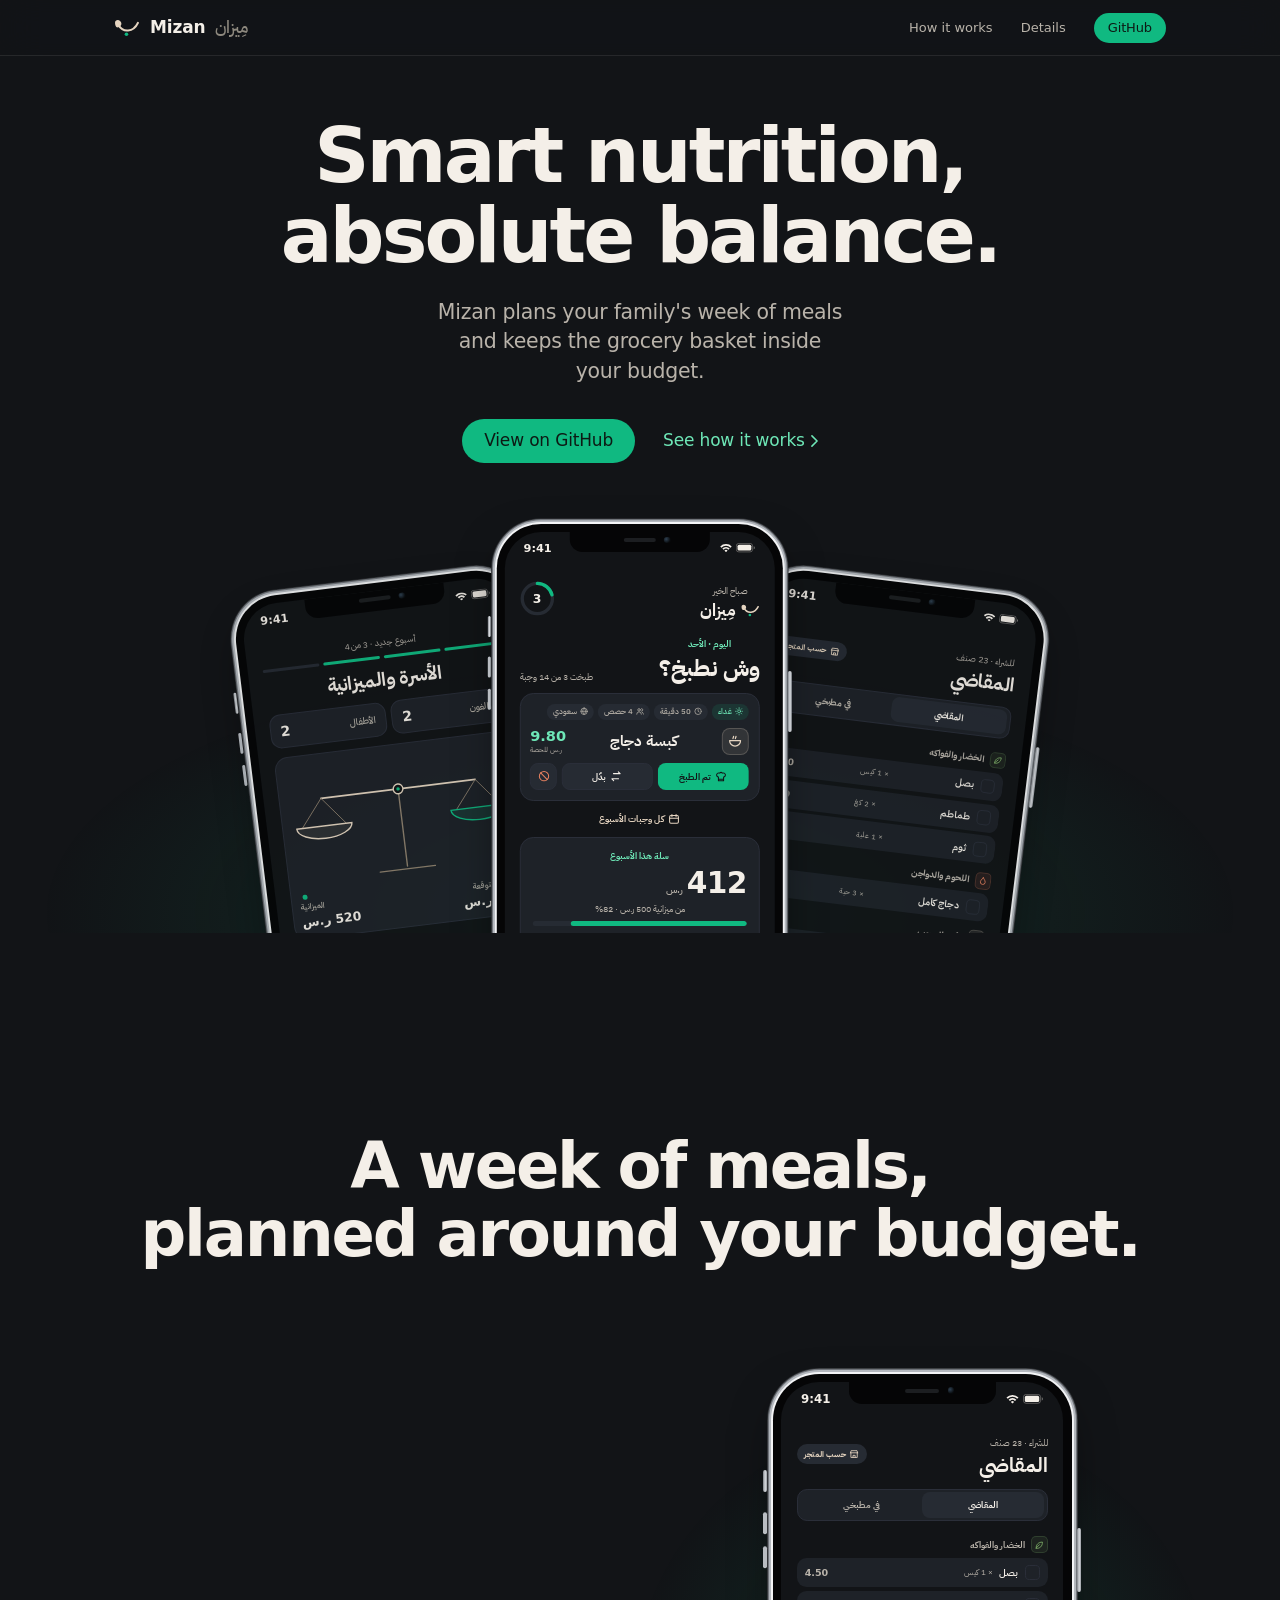
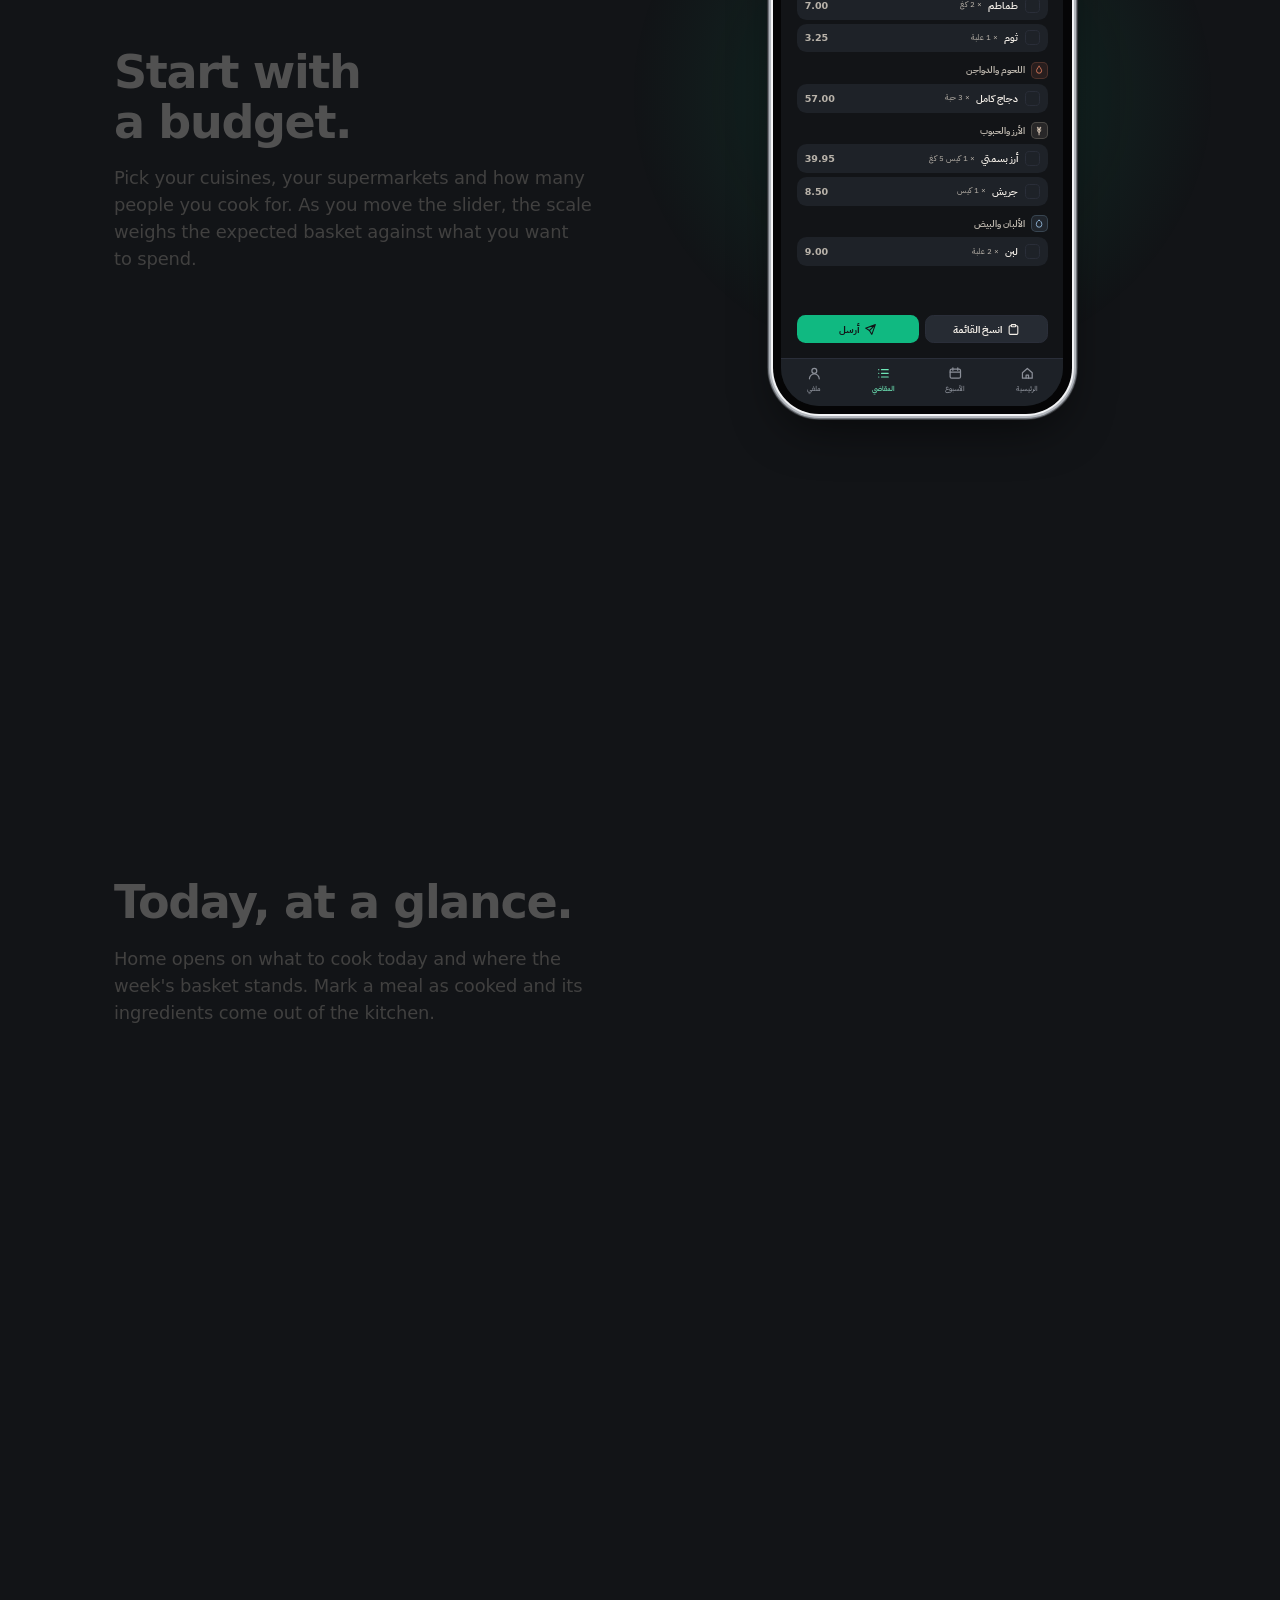
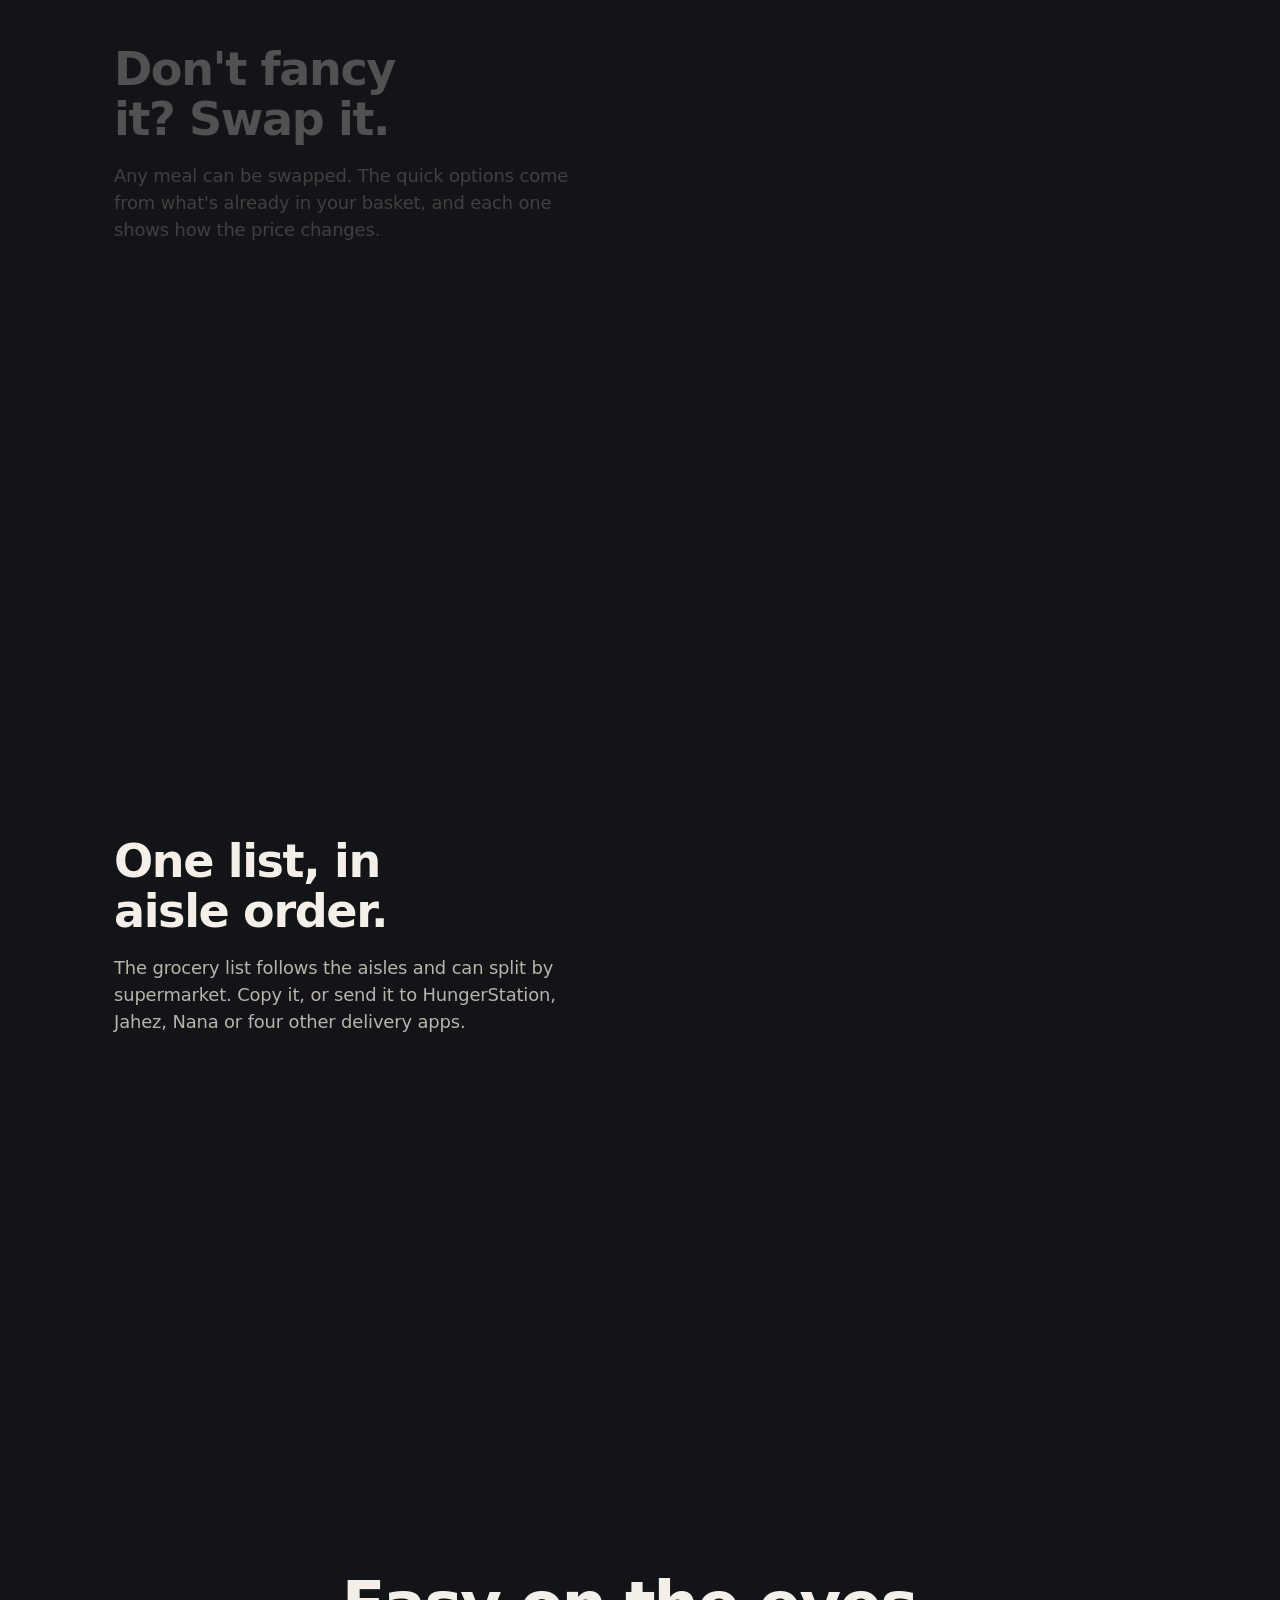
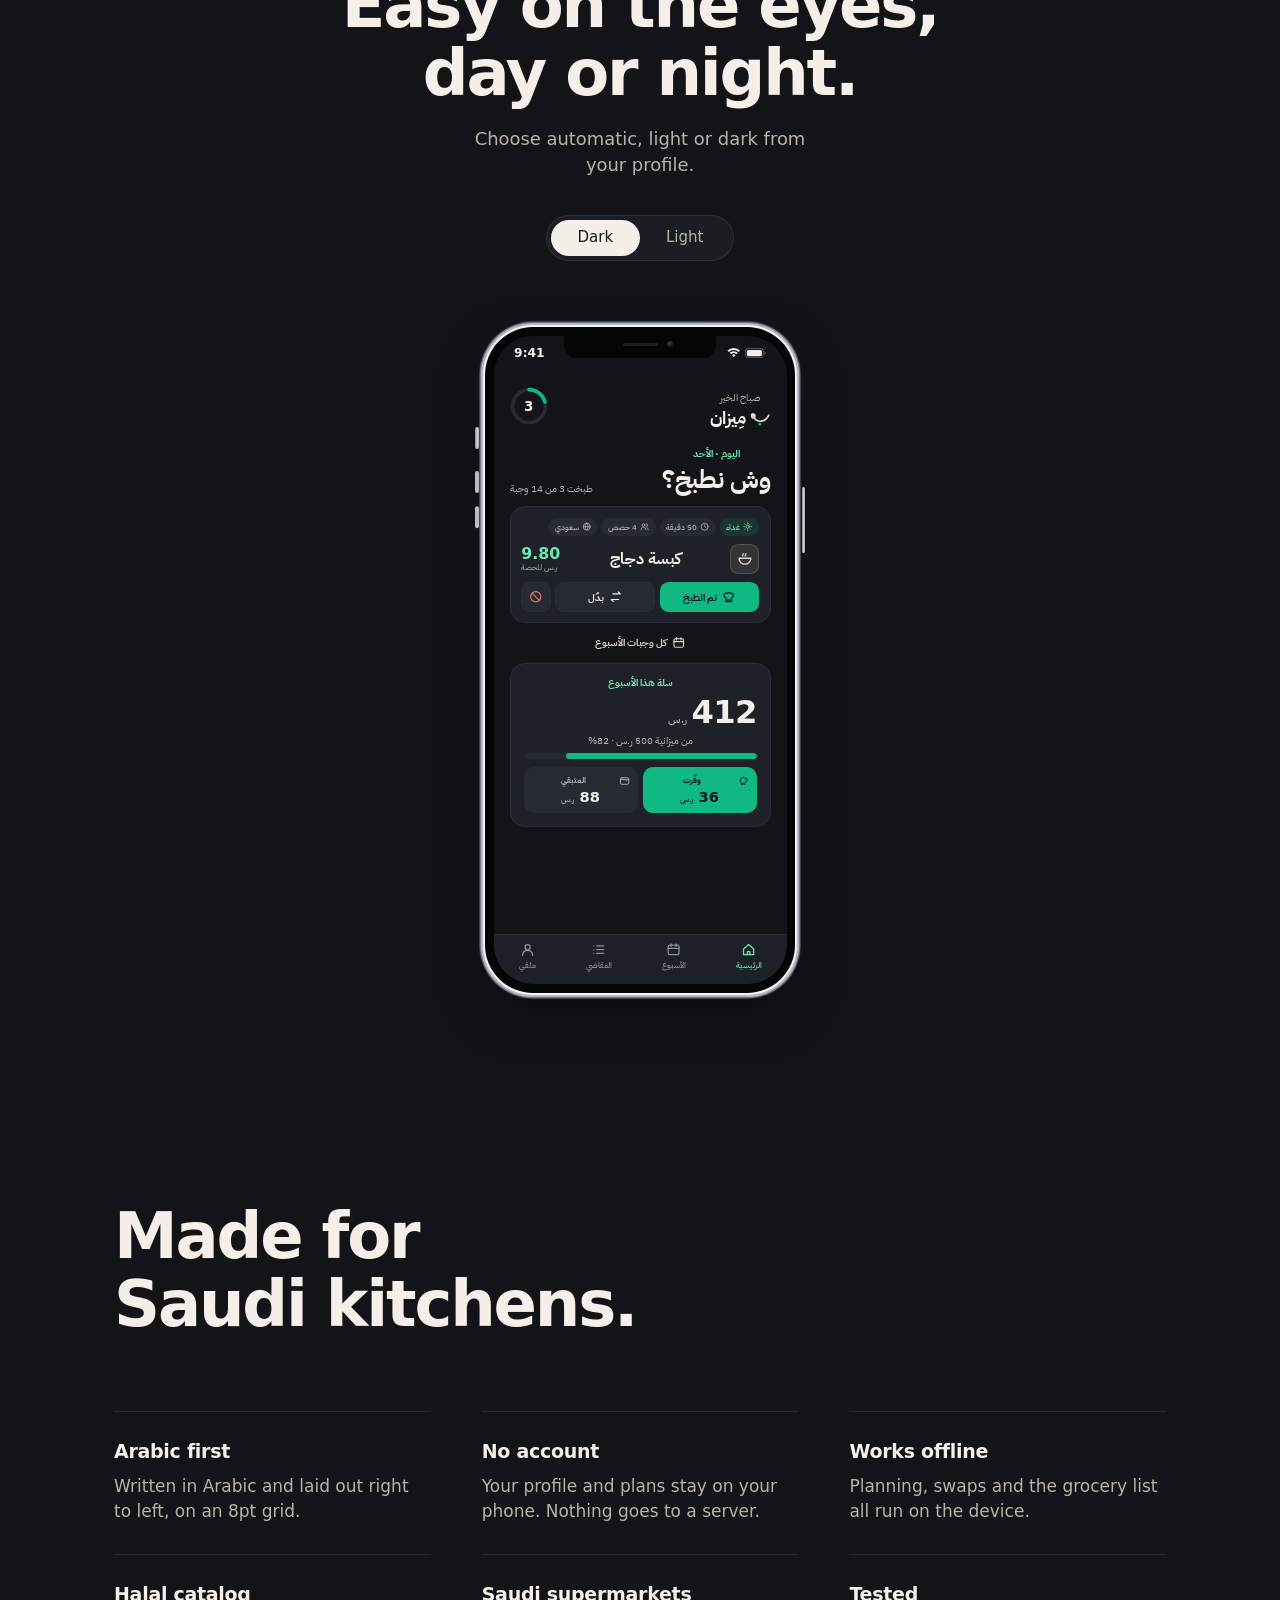
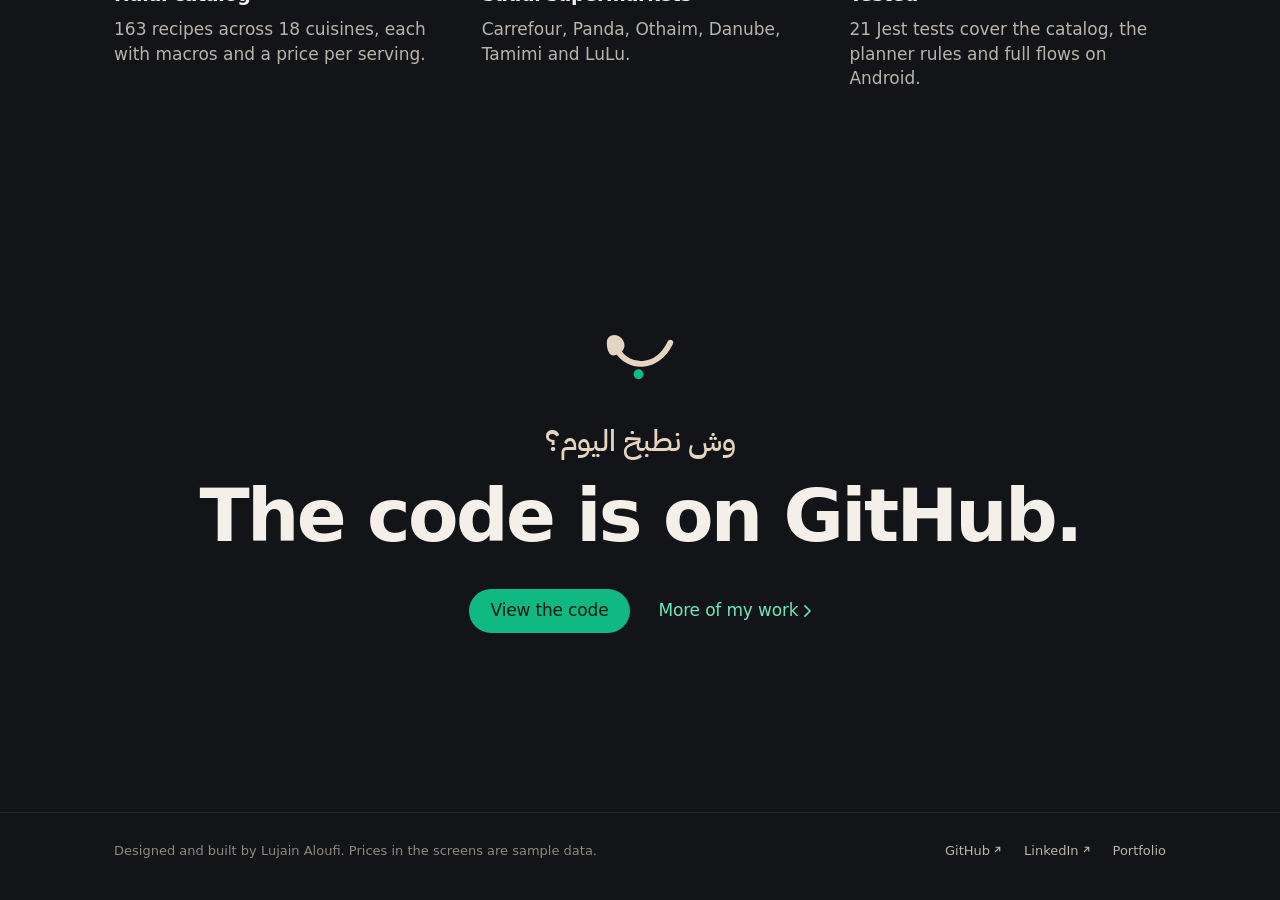
<file: mizan/index.html>
<!doctype html>
<html lang="en">
<head>
<meta charset="utf-8">
<meta name="viewport" content="width=device-width, initial-scale=1, viewport-fit=cover">
<title>Mizan · Meal planning and grocery budget</title>
<meta name="description" content="Mizan plans a Saudi household's week of meals, builds the grocery list by aisle and store, and keeps the basket inside a weekly budget in riyals. An Android app by Lujain Aloufi.">
<meta name="theme-color" content="#121417">
<meta name="color-scheme" content="dark">
<meta property="og:title" content="Mizan · Meal planning and grocery budget">
<meta property="og:description" content="An Arabic-first Android app that plans the week's meals and keeps the shopping inside a budget.">
<meta property="og:image" content="https://lujainaloufi0.github.io/portfolio/assets/og-image.png">
<link rel="icon" href="data:image/svg+xml,%3Csvg xmlns='http://www.w3.org/2000/svg' viewBox='0 0 1024 1024'%3E%3Crect width='1024' height='1024' rx='226' fill='%23121417'/%3E%3Ccircle cx='512' cy='680' r='44' fill='%2310B981'/%3E%3Cpath d='M230 400C230 330 310 310 360 360C410 410 390 490 310 510C250 530 230 460 230 400Z' fill='%23E5D4C0'/%3E%3Cpath d='M320 460C420 640 680 640 794 400' fill='none' stroke='%23E5D4C0' stroke-width='52' stroke-linecap='round'/%3E%3C/svg%3E">
<link rel="preconnect" href="https://fonts.googleapis.com"><link rel="preconnect" href="https://fonts.gstatic.com" crossorigin>
<link rel="stylesheet" href="https://fonts.googleapis.com/css2?family=IBM+Plex+Sans+Arabic:wght@400;500;600;700&display=swap">
<style>
:root{
  --bg:#121417;--raise:#1A1D22;--line:rgba(244,239,232,.09);
  --ink:#F4EFE8;--ink-2:#B9B3AA;--ink-3:#8E897F;--sand:#E5D4C0;--mint:#10B981;--mint-ink:#6EE7B7;
  --f-sans:-apple-system,BlinkMacSystemFont,"SF Pro Display","SF Pro Text","Segoe UI Variable Display","Segoe UI",system-ui,"Helvetica Neue",Arial,sans-serif;
  --f-ar:"IBM Plex Sans Arabic","SF Arabic","Geeza Pro",Tahoma,sans-serif;--f-body:var(--f-sans);
  --ease:cubic-bezier(.77,0,.175,1);--out:cubic-bezier(.23,1,.32,1);--spring:cubic-bezier(.32,1.18,.52,1);
  --gutter:clamp(20px,5vw,72px);--max:1180px}
*{box-sizing:border-box}
html{background:var(--bg);color-scheme:dark;-webkit-text-size-adjust:100%;scrollbar-color:#2C3038 var(--bg)}
body{margin:0;font:400 17px/1.47 var(--f-sans);color:var(--ink);background:var(--bg);-webkit-font-smoothing:antialiased;caret-color:var(--mint);overflow-x:clip}
::selection{background:rgba(16,185,129,.35);color:var(--ink)}
a{color:inherit;text-decoration:none}
:focus-visible{outline:2px solid var(--mint-ink);outline-offset:3px;border-radius:6px}
h1,h2,h3{margin:0;text-wrap:balance;font-weight:600}
p{margin:0;text-wrap:pretty}
.ar{font-family:var(--f-ar)}
.wrap{max-width:var(--max);margin:0 auto;padding:0 var(--gutter)}
.skip{position:absolute;left:-999px;top:12px;z-index:100;background:var(--ink);color:var(--bg);padding:8px 14px;border-radius:8px}
.skip:focus{left:12px}

/* scene styles from the app mockups */
.iph{position:relative;height:86cqh;aspect-ratio:9/19.3;flex:none;padding:1.25cqh;border-radius:7cqh;background:#050506;container-type:inline-size;
  box-shadow:0 0 0 .3cqh #f3f4f6,0 0 0 .6cqh #b4b8be,0 0 0 .78cqh #70747a,0 0 0 .9cqh #2b2d30,.5cqh 1cqh 5cqh rgba(0,0,0,.3)}
.iph::before,.iph::after{content:"";position:absolute;width:1.3cqw;border-radius:1cqw;background:linear-gradient(90deg,#7d8187,#d8dbdf 55%,#9a9ea4)}
.iph::before{left:-3.4cqw;top:15%;height:3.4%;box-shadow:0 15cqw 0 0 #b9bdc2,0 27cqw 0 0 #b9bdc2}
.iph::after{right:-3.4cqw;top:24%;height:10%}
.iph.lg{height:92cqh}
.scr{position:relative;height:100%;border-radius:5.75cqh;overflow:hidden;background:var(--tq-bg);color:var(--tq-ink);display:flex;flex-direction:column}
.sb{flex:none;height:12cqw;display:flex;align-items:center;justify-content:space-between;padding:0 7cqw;font:600 4.2cqw var(--f-body);direction:ltr}
.scr::before{content:"";position:absolute;z-index:6;top:0;left:50%;width:52cqw;height:7.6cqw;margin-left:-26cqw;border-radius:0 0 4.6cqw 4.6cqw;background:#050506}
.sb::before{content:"";position:absolute;z-index:7;top:2.4cqw;left:50%;width:12cqw;height:1.3cqw;margin-left:-6cqw;border-radius:2cqw;background:#1c1e21}
.sb::after{content:"";position:absolute;z-index:7;top:1.8cqw;left:calc(50% + 9cqw);width:2.4cqw;height:2.4cqw;border-radius:50%;background:radial-gradient(circle at 35% 35%,#2f4152,#07090b 70%)}
.sb i{display:inline-flex;gap:1.5cqw;align-items:center}
.sb .sb-wifi{width:4.6cqw;height:auto;display:block}
.sb .sb-batt{width:7.2cqw;height:auto;display:block}
/* ═════════ MIZAN: app screens drawn in code, presented on a dark stage with floating UI cards ═════════
   Palette from app/src/lib/palette.ts and theme.ts. Resting styles are the final state; keyframes only
   add motion. In-app motion follows the app's own rule (fades, fills, a press), the stage adds a slow float. */
.mz{--z-canvas:#121417;--z-surface:#1E2228;--z-raised:#262B33;--z-line:#2A2E39;--z-ink:#F4EFE8;--z-soft:#B9B3AA;--z-faint:#8B8F98;
  --z-sand:#E5D4C0;--z-sand-dim:#8F806E;--z-mint:#10B981;--z-mint3:#6EE7B7;--z-clay:#E8805F;--z-T:8s;
  position:absolute;inset:0;container-type:size;overflow:hidden;isolation:isolate;
  display:flex;align-items:center;justify-content:center;gap:0;font-family:var(--f-ar);
  background:radial-gradient(55% 60% at 82% 105%,rgba(16,185,129,.26),transparent 70%),
             radial-gradient(45% 50% at 12% -5%,rgba(229,212,192,.16),transparent 70%),
             radial-gradient(120% 90% at 50% 0%,#17191D 0%,#0D0E11 60%,#08090B 100%)}
.mz::before{content:"";position:absolute;inset:0;z-index:-1;pointer-events:none;opacity:.5;
  background-image:linear-gradient(rgba(229,212,192,.035) 1px,transparent 1px),linear-gradient(90deg,rgba(229,212,192,.035) 1px,transparent 1px);
  background-size:8cqh 8cqh;mask-image:radial-gradient(70% 70% at 50% 50%,#000,transparent)}
.mz::after{content:"";position:absolute;left:50%;top:50%;width:70cqh;height:70cqh;margin:-35cqh;z-index:-1;border-radius:50%;
  background:radial-gradient(closest-side,rgba(16,185,129,.16),rgba(16,185,129,.05) 60%,transparent);animation:z-breathe var(--z-T) ease-in-out infinite}
@keyframes z-breathe{50%{opacity:.6}}
.mz>*{position:relative}

/* phone screen */
.z-ph{box-shadow:0 0 0 .3cqh #f3f4f6,0 0 0 .6cqh #b4b8be,0 0 0 .78cqh #70747a,0 0 0 .9cqh #2b2d30,0 4cqh 10cqh rgba(0,0,0,.6),0 0 12cqh rgba(16,185,129,.12)}
.z-scr{--z-canvas:#121417;--z-surface:#1E2228;--z-raised:#262B33;--z-line:#2A2E39;--z-ink:#F4EFE8;--z-soft:#B9B3AA;--z-faint:#8B8F98;
  --z-sand:#E5D4C0;--z-sand-dim:#8F806E;--z-mint:#10B981;--z-mint3:#6EE7B7;--z-clay:#E8805F;--z-wash:rgba(16,185,129,.12);--z-onmint:#121417;
  background:var(--z-canvas);color:var(--z-ink);font-family:var(--f-ar);gap:3.2cqw;padding-bottom:0}
.z-scr.light,.z-fl.light{--z-canvas:#F6F3EE;--z-surface:#FFFFFF;--z-raised:#EFEAE2;--z-line:#E6E0D6;--z-ink:#16181C;--z-soft:#5A5F67;--z-faint:#8A8F97;
  --z-sand:#7A5C3A;--z-sand-dim:#B8A790;--z-mint:#047857;--z-mint3:#047857;--z-clay:#C4552F;--z-wash:rgba(4,120,87,.08);--z-onmint:#F6F3EE}
.z-scr .sb{color:var(--z-ink);font-family:var(--f-body)}
.z-scr>*:not(.sb):not(.z-tabs):not(.z-toast):not(.z-sheet):not(.z-dim){margin-inline:5.5cqw}
.zi{width:4.6cqw;height:4.6cqw;flex:none}
.z-t3{font:400 3.3cqw/1.5 var(--f-ar);color:var(--z-soft)}
.z-kick{font:700 3.3cqw/1.5 var(--f-ar);color:var(--z-mint3)}
.z-h2{margin:0;font:700 7cqw/1.35 var(--f-ar)}
.z-h3{margin:0;font:700 5.4cqw/1.4 var(--f-ar)}
.z-disp{margin:0;font:700 8.6cqw/1.3 var(--f-ar)}
.z-hd{display:flex;align-items:center;justify-content:space-between;gap:3cqw;margin-top:1cqw}
.z-wm{display:flex;align-items:center;gap:1.6cqw}
.z-wm b{font:700 6.2cqw/1.2 var(--f-ar)}
.z-mark{width:7cqw;height:7cqw;flex:none}
.z-tile{width:10cqw;height:10cqw;flex:none;border-radius:3cqw;display:grid;place-items:center;--h:var(--z-sand);
  color:var(--h);background:color-mix(in srgb,var(--h) 10%,transparent);border:.25cqw solid color-mix(in srgb,var(--h) 20%,transparent)}
.z-tile .zi{width:5.4cqw;height:5.4cqw}
.z-tile.sm{width:8cqw;height:8cqw;border-radius:2.4cqw}
.z-tile.xs{width:6cqw;height:6cqw;border-radius:1.8cqw}
.z-tile.xs .zi{width:3.6cqw;height:3.6cqw}
.z-b{display:inline-flex;align-items:center;justify-content:center;gap:1.6cqw;height:10cqw;padding:0 3.4cqw;border-radius:3cqw;
  font:700 3.5cqw var(--f-ar);color:var(--z-ink);background:var(--z-raised);border:.25cqw solid var(--z-line)}
.z-b.mint{background:var(--z-mint);color:var(--z-onmint);border-color:transparent}
.z-b.sq{width:10cqw;padding:0;color:var(--z-clay)}

/* tab bar */
.z-tabs{margin-top:auto;flex:none;height:17cqw;display:flex;justify-content:space-around;align-items:center;padding-bottom:2cqw;
  background:color-mix(in srgb,var(--z-surface) 96%,transparent);border-top:.25cqw solid var(--z-line);color:var(--z-faint)}
.z-tabs span{display:flex;flex-direction:column;align-items:center;gap:.8cqw}
.z-tabs em{font:500 2.6cqw var(--f-ar);font-style:normal}
.z-tabs .zi{width:5.2cqw;height:5.2cqw}
.z-tabs .on{color:var(--z-mint3)}

/* recipe card */
.z-rc{background:var(--z-surface);border:.25cqw solid var(--z-line);border-radius:5cqw;padding:3.6cqw;display:flex;flex-direction:column;gap:3cqw}
.z-pills{display:flex;flex-wrap:wrap;gap:1.4cqw}
.z-pill{display:inline-flex;align-items:center;gap:1cqw;height:6cqw;padding:0 2.2cqw;border-radius:9cqw;background:var(--z-raised);font:500 2.8cqw var(--f-ar);color:var(--z-soft)}
.z-pill .zi{width:3.2cqw;height:3.2cqw}
.z-pill.st{background:var(--z-wash);color:var(--z-mint3)}
.z-ttl{display:flex;align-items:center;gap:2.8cqw}
.z-ttl>b{flex:1;font:700 5.4cqw/1.3 var(--f-ar)}
.z-cost{display:flex;flex-direction:column;align-items:flex-end}
.z-cost b{font:700 5.4cqw/1.1 var(--f-body);color:var(--z-mint3);font-variant-numeric:tabular-nums}
.z-cost em{font:400 2.6cqw var(--f-ar);font-style:normal;color:var(--z-soft)}
.z-acts{display:flex;gap:1.6cqw}
.z-acts .z-b:not(.sq){flex:1}
.z-mac{display:flex;gap:1.4cqw}
.z-mac span{flex:1;display:flex;flex-direction:column;align-items:center;gap:.4cqw;padding:2cqw 0;border-radius:3cqw;background:var(--z-raised);font:400 2.5cqw var(--f-ar);color:var(--z-soft);position:relative}
.z-mac b{font:700 3.8cqw var(--f-body);color:var(--z-ink);font-variant-numeric:tabular-nums}
.z-mac i{position:absolute;top:1.6cqw;inset-inline-end:1.8cqw;width:1.4cqw;height:1.4cqw;border-radius:50%;background:var(--c)}

/* home */
.z-ring{position:relative;width:13cqw;height:13cqw;flex:none;display:grid;place-items:center}
.z-ring svg{position:absolute;inset:0;transform:rotate(-90deg)}
.z-ring circle{fill:none;stroke:var(--z-raised);stroke-width:3.4}
.z-ring .pr{stroke:var(--z-mint);stroke-linecap:round;stroke-dasharray:100;stroke-dashoffset:79}
.z-ring b{font:700 4.6cqw var(--f-body);counter-reset:zc var(--zc);--zc:3}
.z-ring b::after{content:counter(zc)}
@property --zc{syntax:"<integer>";inherits:true;initial-value:3}
.z-ring.go .pr{animation:z-ringfill var(--z-T) cubic-bezier(.23,1,.32,1) infinite}
.z-ring.go b{animation:z-count var(--z-T) steps(1) infinite}
@keyframes z-ringfill{0%,44%{stroke-dashoffset:79}54%,92%{stroke-dashoffset:71}100%{stroke-dashoffset:79}}
@keyframes z-count{0%,46%{--zc:3}47%,93%{--zc:4}94%,100%{--zc:3}}
.z-today{display:flex;align-items:flex-end;justify-content:space-between}
.z-allw{display:flex;align-items:center;justify-content:center;gap:1.6cqw;height:7cqw;font:700 3.3cqw var(--f-ar);color:var(--z-sand)}
.z-cooking .z-cook{animation:z-press var(--z-T) var(--ease) infinite}
.z-cooking .z-rc{animation:z-cooked var(--z-T) var(--ease) infinite}
@keyframes z-press{0%,36%,42%,100%{transform:none;filter:none}39%{transform:scale(.97);filter:brightness(.9)}}
@keyframes z-cooked{0%,40%,96%,100%{border-color:var(--z-line);opacity:1}48%,90%{border-color:rgba(16,185,129,.45);opacity:.62}}

/* budget card */
.z-bc{position:relative;overflow:hidden;background:var(--z-surface);border:.25cqw solid var(--z-line);border-radius:5cqw;padding:4.4cqw;display:flex;flex-direction:column;gap:1.6cqw}
.z-fig{display:flex;align-items:baseline;gap:1.4cqw}
.z-fig b{font:800 11cqw/1.05 var(--f-body);letter-spacing:-.02em;font-variant-numeric:tabular-nums}
.z-fig em{font:500 3.6cqw var(--f-ar);font-style:normal;color:var(--z-soft)}
.z-bar{height:2cqw;border-radius:2cqw;background:var(--z-raised);overflow:hidden}
.z-bar span{display:block;height:100%;width:82%;border-radius:inherit;background:var(--z-mint);transform-origin:100% 50%;animation:z-fill var(--z-T) cubic-bezier(.23,1,.32,1) infinite}
@keyframes z-fill{0%,6%{transform:scaleX(0)}26%,100%{transform:none}}
.z-stats{display:flex;gap:1.6cqw;margin-top:1cqw}
.z-s{flex:1;display:grid;grid-template-columns:auto 1fr;align-items:center;column-gap:1.4cqw;row-gap:.6cqw;padding:2.6cqw;border-radius:3.4cqw;background:var(--z-raised);color:var(--z-soft)}
.z-s em{font:700 2.8cqw var(--f-ar);font-style:normal}
.z-s b{grid-column:1/-1;font:700 5cqw var(--f-body);color:var(--z-ink);font-variant-numeric:tabular-nums}
.z-s b i{font:500 2.8cqw var(--f-ar);font-style:normal;color:var(--z-soft)}
.z-s.mint{background:var(--z-mint);color:var(--z-onmint)}
.z-s.mint b,.z-s.mint b i{color:var(--z-onmint)}
.z-s .zi{width:3.8cqw;height:3.8cqw}

/* toast */
.z-toast{position:absolute;z-index:8;inset-inline:5cqw;bottom:21cqw;display:flex;align-items:center;gap:2.2cqw;padding:3.4cqw 3.8cqw;border-radius:4cqw;
  background:var(--z-raised);border:.25cqw solid var(--z-line);color:var(--z-ink);font:500 3.2cqw/1.45 var(--f-ar);box-shadow:0 3cqw 8cqw rgba(0,0,0,.45);
  opacity:0;animation:z-toast var(--z-T) var(--ease) infinite}
.z-toast .zi{color:var(--z-mint3)}
.z-toast.top{bottom:auto;top:14cqw}
@keyframes z-toast{0%,46%{opacity:0}52%,86%{opacity:1}92%,100%{opacity:0}}

/* plan wizard */
.z-wtop{display:flex;flex-direction:column;gap:2cqw;margin-top:2cqw}
.z-steps{display:flex;gap:1.4cqw}
.z-steps i{flex:1;height:1.2cqw;border-radius:2cqw;background:var(--z-raised)}
.z-steps i.on{background:var(--z-mint)}
.z-hh{display:flex;gap:2cqw}
.z-cnt{flex:1;display:flex;align-items:center;justify-content:space-between;padding:3cqw 3.6cqw;border-radius:4cqw;background:var(--z-surface);border:.25cqw solid var(--z-line)}
.z-cnt em{font:500 3.4cqw var(--f-ar);font-style:normal;color:var(--z-soft)}
.z-cnt b{font:700 5.2cqw var(--f-body)}
.z-scalebox{background:var(--z-surface);border:.25cqw solid var(--z-line);border-radius:5cqw;padding:4cqw 3cqw 3.4cqw;display:flex;flex-direction:column;align-items:center;gap:2cqw}
.z-scale{width:100%;height:auto;overflow:visible}
.z-beam{transform-box:view-box;transform-origin:160px 48px;animation:z-beam var(--z-T) cubic-bezier(.33,1,.68,1) infinite}
.z-pan{transform-box:fill-box;transform-origin:50% 0;animation:z-pan var(--z-T) cubic-bezier(.33,1,.68,1) infinite}
@keyframes z-beam{0%,12%{transform:rotate(-9deg)}52%,90%{transform:rotate(2.5deg)}100%{transform:rotate(-9deg)}}
@keyframes z-pan{0%,12%{transform:rotate(9deg)}52%,90%{transform:rotate(-2.5deg)}100%{transform:rotate(9deg)}}
.z-legs{display:flex;width:100%;justify-content:space-between;gap:2cqw}
.z-legs span{display:flex;flex-direction:column;gap:.4cqw;font:500 3cqw var(--f-ar);color:var(--z-soft)}
.z-legs span:last-child{align-items:flex-end}
.z-legs i{display:inline-block;width:2cqw;height:2cqw;border-radius:50%;background:var(--c);margin-inline-end:1.2cqw}
.z-legs b{font:700 4.6cqw var(--f-body);color:var(--z-ink);font-variant-numeric:tabular-nums}
.z-bud{counter-reset:zb var(--zb);--zb:520;animation:z-bud var(--z-T) cubic-bezier(.33,1,.68,1) infinite}
.z-bud::before{content:counter(zb)}
@property --zb{syntax:"<integer>";inherits:true;initial-value:520}
@keyframes z-bud{0%,12%{--zb:380}52%,90%{--zb:520}100%{--zb:380}}
.z-slider{position:relative;height:8cqw;display:flex;align-items:center}
.z-trk{position:relative;flex:1;height:1.8cqw;border-radius:2cqw;background:var(--z-raised);overflow:hidden}
.z-fil{position:absolute;inset:0;background:var(--z-mint);transform-origin:100% 50%;transform:scaleX(.72);animation:z-sfill var(--z-T) cubic-bezier(.33,1,.68,1) infinite}
@keyframes z-sfill{0%,12%{transform:scaleX(.36)}52%,90%{transform:scaleX(.72)}100%{transform:scaleX(.36)}}
.z-thumb{position:absolute;right:0;top:50%;width:7cqw;height:7cqw;margin:-3.5cqw -3.5cqw 0 0;border-radius:50%;background:var(--z-ink);box-shadow:0 0 0 1.4cqw rgba(16,185,129,.22);
  transform:translateX(-62cqw);animation:z-thumb var(--z-T) cubic-bezier(.33,1,.68,1) infinite}
@keyframes z-thumb{0%,12%{transform:translateX(-31cqw)}52%,90%{transform:translateX(-63cqw)}100%{transform:translateX(-31cqw)}}
.z-note{margin:0;padding:3cqw 3.6cqw;border-radius:4cqw;background:var(--z-wash);font:500 3.1cqw/1.6 var(--f-ar);color:var(--z-mint3)}
.z-hint{margin-block:0;font:400 3.2cqw/1.6 var(--f-ar);color:var(--z-soft);text-align:center}
.z-cta{margin-top:auto;margin-bottom:8cqw;height:12cqw;font-size:4.2cqw;animation:z-press var(--z-T) var(--ease) infinite;animation-delay:2.4s}

/* week */
.z-wk{display:flex;flex-direction:column;gap:2cqw}
.z-dayh{margin:2cqw 0 0;font:700 3.4cqw var(--f-ar);color:var(--z-sand)}
.z-wi{display:flex;align-items:center;gap:2.8cqw;padding:3cqw;border-radius:4cqw;background:var(--z-surface);border:.25cqw solid var(--z-line);
  animation:z-in var(--z-T) var(--ease) infinite;animation-delay:calc(var(--k) * .18s)}
.z-wi>div{flex:1;display:flex;flex-direction:column}
.z-wi b{font:700 4.2cqw/1.4 var(--f-ar)}
.z-wi .z-t3{font-size:2.9cqw}
.z-wi.done{border-color:rgba(16,185,129,.4)}
.z-wi.done>:not(.z-ok){opacity:.62}
.z-ok{color:var(--z-mint3);width:5.4cqw;height:5.4cqw}
@keyframes z-in{0%,4%{opacity:0}16%,100%{opacity:1}}

/* swap */
.z-tray{display:flex;flex-direction:column;gap:2cqw;padding:3.4cqw;border-radius:5cqw;background:var(--z-surface);border:.25cqw solid var(--z-line);
  animation:z-in var(--z-T) var(--ease) infinite;animation-delay:.4s}
.z-op{display:flex;align-items:center;gap:2.6cqw;padding:2.6cqw;border-radius:3.6cqw;background:var(--z-raised);border:.25cqw solid transparent;
  animation:z-in var(--z-T) var(--ease) infinite;animation-delay:calc(.6s + var(--k) * .16s)}
.z-op>div{flex:1;display:flex;flex-direction:column}
.z-op b{font:700 3.8cqw/1.35 var(--f-ar)}
.z-op .z-t3{font-size:2.8cqw}
.z-dlt{font:700 3.6cqw var(--f-body);color:var(--z-mint3);direction:ltr;font-variant-numeric:tabular-nums}
.z-dlt i{font:500 2.6cqw var(--f-ar);font-style:normal;color:var(--z-soft)}
.z-op.pick{animation:z-in var(--z-T) var(--ease) infinite,z-pick var(--z-T) var(--ease) infinite;animation-delay:.6s,0s}
@keyframes z-pick{0%,40%,92%,100%{border-color:transparent;background:var(--z-raised)}46%,86%{border-color:var(--z-mint);background:var(--z-wash)}}

/* grocery list */
.z-tg{display:inline-flex;align-items:center;gap:1.2cqw;height:7cqw;padding:0 2.6cqw;border-radius:9cqw;background:var(--z-raised);font:700 2.9cqw var(--f-ar);color:var(--z-sand)}
.z-tg .zi{width:3.6cqw;height:3.6cqw}
.z-seg{display:flex;padding:1cqw;border-radius:3.6cqw;background:var(--z-surface);border:.25cqw solid var(--z-line)}
.z-seg span{flex:1;text-align:center;padding:2cqw 0;border-radius:2.8cqw;font:700 3.3cqw var(--f-ar);color:var(--z-soft)}
.z-seg span.on{background:var(--z-raised);color:var(--z-ink)}
.z-gl{display:flex;flex-direction:column;gap:1.4cqw;min-height:0;overflow:hidden}
.z-aisle{display:flex;align-items:center;gap:2cqw;margin:2cqw 0 .4cqw;font:700 3.3cqw var(--f-ar);color:var(--z-soft)}
.z-gi{display:grid;grid-template-columns:auto auto 1fr auto;align-items:center;gap:2.2cqw;padding:2.4cqw 2.8cqw;border-radius:3.4cqw;background:var(--z-surface)}
.z-gi b{font:600 3.6cqw var(--f-ar)}
.z-gi .z-t3{font-size:2.8cqw}
.z-pr{font:600 3.4cqw var(--f-body);color:var(--z-soft);font-variant-numeric:tabular-nums}
.z-cb{width:5.4cqw;height:5.4cqw;border-radius:1.6cqw;border:.5cqw solid var(--z-line);display:grid;place-items:center;color:transparent}
.z-cb .zi{width:3.6cqw;height:3.6cqw;stroke-width:3}
.z-gi.tick .z-cb{animation:z-cb var(--z-T) var(--ease) infinite;animation-delay:calc(var(--k) * .5s)}
.z-gi.tick b{animation:z-done var(--z-T) var(--ease) infinite;animation-delay:calc(var(--k) * .5s)}
@keyframes z-cb{0%,18%{background:transparent;border-color:var(--z-line);color:transparent}22%,86%{background:var(--z-mint);border-color:var(--z-mint);color:var(--z-onmint)}92%,100%{background:transparent;border-color:var(--z-line);color:transparent}}
@keyframes z-done{0%,18%{opacity:1}22%,86%{opacity:.45}92%,100%{opacity:1}}
.z-foot{display:flex;gap:2cqw;margin-top:auto;padding-top:2cqw}
.z-foot .z-b{flex:1}
.z-foot+.z-tabs{margin-top:2cqw}

/* delivery sheet */
.z-dim{display:flex;flex-direction:column;gap:2.4cqw;padding:0 5.5cqw;opacity:.35}
.z-ghost{height:13cqw;border-radius:4cqw;background:var(--z-surface)}
.z-ghost.s{height:9cqw;width:70%}
.z-sheet{position:absolute;inset-inline:0;bottom:0;z-index:5;padding:3cqw 5.5cqw 8cqw;border-radius:7cqw 7cqw 0 0;background:var(--z-surface);border-top:.25cqw solid var(--z-line);
  display:flex;flex-direction:column;gap:2cqw;box-shadow:0 -4cqw 10cqw rgba(0,0,0,.45);animation:z-in var(--z-T) var(--ease) infinite}
.z-grab{align-self:center;width:11cqw;height:1.2cqw;border-radius:2cqw;background:var(--z-line);margin-bottom:1cqw}
.z-apps{display:grid;grid-template-columns:1fr 1fr;gap:2cqw;margin-top:1.4cqw}
.z-app{display:flex;align-items:center;gap:2.4cqw;padding:2.4cqw;border-radius:3.6cqw;background:var(--z-raised);font:600 3.4cqw var(--f-ar);
  animation:z-in var(--z-T) var(--ease) infinite;animation-delay:calc(.3s + var(--k) * .1s)}
.z-app:nth-child(2){animation:z-in var(--z-T) var(--ease) infinite,z-press var(--z-T) var(--ease) infinite;animation-delay:.4s,1.1s}
.z-ai{width:8cqw;height:8cqw;border-radius:2.4cqw;display:grid;place-items:center;font:700 4cqw var(--f-ar);flex:none}

/* profile + theme */
.z-pf{display:flex;flex-direction:column;background:var(--z-surface);border:.25cqw solid var(--z-line);border-radius:5cqw;overflow:hidden}
.z-prow{display:flex;justify-content:space-between;align-items:center;gap:2cqw;padding:3.4cqw 3.8cqw;border-bottom:.25cqw solid var(--z-line)}
.z-prow:last-child{border-bottom:0}
.z-prow em{font:500 3.3cqw var(--f-ar);font-style:normal;color:var(--z-soft)}
.z-prow b{font:700 3.4cqw var(--f-ar)}
.z-lab{margin:1cqw 0 0;font:700 3.4cqw var(--f-ar);color:var(--z-sand)}
.z-seg3{position:relative;display:grid;grid-template-columns:repeat(3,1fr);padding:1cqw;border-radius:3.6cqw;background:var(--z-surface);border:.25cqw solid var(--z-line)}
.z-seg3 span{position:relative;z-index:1;text-align:center;padding:2.4cqw 0;font:700 3.3cqw var(--f-ar);color:var(--z-soft)}
.z-seg3 .dk{animation:z-segdk var(--z-T) var(--ease) infinite}
.z-seg3 .lt{animation:z-seglt var(--z-T) var(--ease) infinite}
.z-hl{position:absolute;top:1cqw;bottom:1cqw;left:1cqw;width:calc((100% - 2cqw) / 3);border-radius:2.8cqw;background:var(--z-mint);
  animation:z-hl var(--z-T) cubic-bezier(.23,1,.32,1) infinite}
@keyframes z-hl{0%,34%,94%,100%{transform:none}44%,86%{transform:translateX(100%)}}
@keyframes z-segdk{0%,34%,94%,100%{color:var(--z-onmint)}44%,86%{color:var(--z-soft)}}
@keyframes z-seglt{0%,34%,94%,100%{color:var(--z-soft)}44%,86%{color:var(--z-onmint)}}
.mz .z-ph:has(.z-scr.light){animation:z-lightup var(--z-T) var(--ease) infinite}
@keyframes z-lightup{0%,34%,94%,100%{opacity:.28;filter:saturate(.6)}46%,86%{opacity:1;filter:none}}

/* floating cards beside the phone */
.z-fl{--z-ink:#F4EFE8;--z-soft:#B9B3AA;--z-faint:#8B8F98;--z-raised:rgba(255,255,255,.06);--z-surface:transparent;--z-line:rgba(229,212,192,.12);--z-wash:rgba(16,185,129,.14);--z-onmint:#121417;
  z-index:3;flex:none;width:min(21cqw,38cqh);container-type:inline-size;padding:3.2cqh;border-radius:3.4cqh;display:flex;flex-direction:column;gap:1.8cqh;color:var(--z-ink);font-family:var(--f-ar);
  background:linear-gradient(160deg,rgba(38,43,51,.72),rgba(22,25,30,.62));-webkit-backdrop-filter:blur(16px);backdrop-filter:blur(16px);
  border:1px solid rgba(229,212,192,.16);box-shadow:0 3cqh 9cqh rgba(0,0,0,.55),inset 0 1px 0 rgba(255,255,255,.07),0 0 0 1px rgba(16,185,129,.05);
  margin-inline:-1.5cqw;animation:z-float 7s ease-in-out infinite alternate}
.z-fl:nth-child(3){animation-delay:-3.5s}
.z-fl:first-child{align-self:flex-start;margin-top:14cqh}
.z-fl:last-child{align-self:flex-end;margin-bottom:12cqh}
@keyframes z-float{from{transform:translateY(-1.4cqh)}to{transform:translateY(1.4cqh)}}
.z-fl .z-kick{font-size:6cqw}
.z-fl .z-t3{font-size:5.6cqw}
.z-fl .z-fig b{font-size:17cqw}
.z-fl .z-fig em{font-size:6cqw}
.z-fl .zi{width:9cqw;height:9cqw}
.z-chips{display:flex;flex-wrap:wrap;gap:2.4cqw}
.z-chips span{padding:2cqw 4cqw;border-radius:9cqw;background:rgba(255,255,255,.06);border:1px solid rgba(229,212,192,.12);font:600 5.4cqw var(--f-ar);color:var(--z-soft)}
.z-chips span.on{background:var(--z-mint);border-color:transparent;color:#121417}
.f-cooked{flex-direction:row;align-items:center;gap:4cqw}
.f-cooked>.zi{width:14cqw;height:14cqw;padding:3cqw;border-radius:5cqw;background:rgba(16,185,129,.16);color:var(--z-mint3);box-sizing:content-box}
.f-cooked b{display:block;font:700 7cqw/1.3 var(--f-ar)}
.f-bask{padding:0;overflow:hidden}
.f-bask{width:min(23cqw,42cqh)}
.f-bask .z-bc{padding:7cqw;gap:2.6cqw;border:0;border-radius:0;background:transparent}
.f-bask .z-kick{font-size:6cqw}
.f-bask .z-bar{height:3cqw}
.f-bask .z-s{padding:4.4cqw;border-radius:5cqw}
.f-bask .z-s em{font-size:5cqw}
.f-bask .z-s b{font-size:8cqw}
.f-bask .z-s b i{font-size:4.6cqw}
.f-bask .z-s .zi{width:6cqw;height:6cqw}
.z-mac.big span{padding:4cqw 0;font-size:4.6cqw;border-radius:5cqw;background:rgba(255,255,255,.06)}
.z-mac.big b{font-size:7.6cqw}
.z-mac.big i{width:2.6cqw;height:2.6cqw;top:3cqw;inset-inline-end:3.4cqw}
.f-swap .z-op{padding:4cqw;gap:4cqw;border-radius:5cqw;background:rgba(255,255,255,.06)}
.f-swap .z-op b{font-size:6.4cqw}
.f-swap .z-op .z-t3{font-size:5cqw}
.f-swap .z-dlt{font-size:6.2cqw}
.f-swap .z-dlt i{font-size:4.4cqw}
.f-swap .z-tile.sm{width:13cqw;height:13cqw;border-radius:4cqw}
.f-swap .z-tile .zi{width:7cqw;height:7cqw}
.z-stores{display:grid;grid-template-columns:1fr 1fr;gap:2.6cqw}
.z-stores span{display:flex;align-items:center;gap:2.6cqw;padding:2.6cqw;border-radius:4cqw;background:rgba(255,255,255,.05);font:600 5.4cqw var(--f-ar)}
.z-stores i{width:8.6cqw;height:8.6cqw;border-radius:50%;display:grid;place-items:center;font:700 4.6cqw var(--f-ar);font-style:normal;color:var(--z-sand);background:rgba(229,212,192,.1);border:1px solid rgba(229,212,192,.22)}
.z-dots{display:flex;flex-wrap:wrap;gap:2.6cqw}
.z-dots i{width:15cqw;height:15cqw;border-radius:4.4cqw;display:grid;place-items:center;font:700 7cqw var(--f-ar);font-style:normal;box-shadow:0 2cqw 4cqw rgba(0,0,0,.3)}
.z-sw{display:grid;grid-template-columns:repeat(3,1fr);gap:2.6cqw}
.z-sw i{aspect-ratio:1;border-radius:5cqw;background:var(--c);box-shadow:inset 0 0 0 1px rgba(255,255,255,.12)}

/* layouts */
.mz .z-ph{height:84cqh}
.mz .z-ph.lg{height:90cqh}
.mz:has(.z-ph+.z-fl+.z-ph){gap:3cqw}
.mz:has(.z-ph+.z-fl+.z-ph) .z-fl{margin-inline:0;align-self:center;margin-block:0}

/* home card and the opened card: three phones that run off the bottom edge */
.mz-card,.case-media .mz-card{align-items:flex-start;padding-top:9cqh;gap:4cqw}
.mz-card .z-ph{height:118cqh}
.mz-card .z-ph.lg{height:126cqh;margin-top:-4cqh}

/* in the portfolio the stage takes the page colour, a deeper indigo, like Tawaqaa's teal and Masar's green stages */
.card .mz,.case .mz,.case-media .mz{
  background:radial-gradient(50% 55% at 85% 105%,rgba(16,185,129,.22),transparent 70%),
             radial-gradient(45% 50% at 10% -5%,rgba(229,212,192,.10),transparent 70%),
             radial-gradient(110% 90% at 50% 0%,#2B3572 0%,#171D3F 55%,#0D1129 100%)}
.card .mz::before,.case .mz::before,.case-media .mz::before{background-image:linear-gradient(rgba(170,185,255,.05) 1px,transparent 1px),linear-gradient(90deg,rgba(170,185,255,.05) 1px,transparent 1px)}
.case .z-fl{background:linear-gradient(160deg,rgba(44,54,118,.62),rgba(17,22,52,.6));border-color:rgba(190,200,255,.16)}

/* the portfolio's dark stage needs no backdrop blur behind the floating cards; a blur re-rendered on every float frame is costly */
.case .z-fl,.card .z-fl{-webkit-backdrop-filter:none;backdrop-filter:none;background:linear-gradient(160deg,rgba(44,54,118,.88),rgba(17,22,52,.9))}

/* night sky on the card: star dust, and a shooting star every few seconds (one in mint) */
.mz>.z-sky{position:absolute;inset:0;z-index:-1;pointer-events:none;overflow:hidden}
.z-sky b{position:absolute;left:0;top:0;width:1px;height:1px;border-radius:50%}
.z-sky i{position:absolute;left:var(--x);top:var(--y);width:18cqw;height:.36cqh;min-height:1.5px;border-radius:9px;opacity:0;transform-origin:100% 50%;
  background:linear-gradient(90deg,transparent,rgba(196,210,255,.35) 55%,rgba(240,244,255,.95));transform:rotate(24deg) translateX(-12cqw) scaleX(.2);
  animation:z-shoot var(--d) cubic-bezier(.3,0,.7,1) var(--w) infinite;will-change:transform,opacity}
.z-sky i::after{content:"";position:absolute;right:-.3cqh;top:50%;width:.9cqh;height:.9cqh;min-width:3px;min-height:3px;margin-top:-.45cqh;border-radius:50%;background:#fff;box-shadow:0 0 1.4cqh .3cqh rgba(200,214,255,.8)}
.z-sky i.mint{background:linear-gradient(90deg,transparent,rgba(16,185,129,.35) 55%,rgba(180,255,226,.95))}
.z-sky i.mint::after{box-shadow:0 0 1.6cqh .35cqh rgba(16,185,129,.85)}
@keyframes z-shoot{0%{opacity:0;transform:rotate(24deg) translateX(-12cqw) scaleX(.2)}
  2%{opacity:1}
  9%{opacity:0;transform:rotate(24deg) translateX(34cqw) scaleX(1)}
  100%{opacity:0;transform:rotate(24deg) translateX(34cqw) scaleX(1)}}

.mz.bare{background:none;position:absolute;inset:0;overflow:visible}
.mz.bare::before,.mz.bare::after{display:none}
.mz.bare .z-ph{height:97cqh;box-shadow:0 0 0 .3cqh #f3f4f6,0 0 0 .6cqh #b4b8be,0 0 0 .78cqh #70747a,0 0 0 .9cqh #2b2d30,0 3cqh 7cqh -1cqh rgba(0,0,0,.55)}
.device{position:relative;aspect-ratio:9/19.3;width:var(--w,300px);container-type:size}

/* nav: the one translucent layer, content scrolls under it */
.nav{position:fixed;inset:0 0 auto;z-index:50;height:56px;display:flex;align-items:center;
  background:rgba(18,20,23,.72);-webkit-backdrop-filter:saturate(180%) blur(20px);backdrop-filter:saturate(180%) blur(20px);
  border-bottom:1px solid transparent;transition:border-color .3s ease}
.nav.scrolled{border-bottom-color:var(--line)}
.nav .wrap{width:100%;display:flex;align-items:center;justify-content:space-between;gap:24px}
.brand{display:flex;align-items:center;gap:10px;font-weight:600;letter-spacing:-.01em}
.brand .ar{color:var(--ink-3);font-weight:500}
.logo-mark{width:26px;height:26px}
.nav-links{display:flex;align-items:center;gap:28px;font-size:13px;color:var(--ink-2)}
.nav-links a{transition:color .2s ease}
.btn{display:inline-flex;align-items:center;justify-content:center;gap:6px;height:44px;padding:0 22px;border-radius:999px;font:500 17px/1 var(--f-sans);letter-spacing:-.01em;
  transition:transform .16s var(--out),background-color .2s ease,color .2s ease;-webkit-tap-highlight-color:transparent}
.btn:active{transform:scale(.97)}
.btn-mint{background:var(--mint);color:#0D1A14}
.btn-sm{height:30px;padding:0 14px;font-size:13px}
.link{display:inline-flex;align-items:center;gap:6px;color:var(--mint-ink);font-size:17px;letter-spacing:-.01em}
.link svg{width:7px;height:12px;transition:transform .2s var(--out)}
.link-plain{color:var(--ink-2)}

/* hero */
.hero{position:relative;padding:116px 0 0;text-align:center;overflow:hidden}
.hero h1{font-size:clamp(2.6rem,6vw,4.9rem);line-height:1.04;letter-spacing:-.038em}
.hero .lede{margin:22px auto 0;max-width:34ch;font-size:clamp(1.12rem,1.6vw,1.32rem);line-height:1.45;color:var(--ink-2);letter-spacing:-.012em}
.hero .ctas{margin-top:32px;display:flex;justify-content:center;align-items:center;gap:28px;flex-wrap:wrap}
.fan{position:relative;--w:clamp(200px,23vw,320px);height:calc(var(--w) * 1.42);margin-top:52px}
.fan .device{position:absolute;left:50%;top:0}
.fan .d1{transform:translateX(-50%);z-index:3}
.fan .d0{transform:translateX(calc(-50% - 78%)) translateY(9%) rotate(-7deg);z-index:2;opacity:.9}
.fan .d2{transform:translateX(calc(-50% + 78%)) translateY(9%) rotate(7deg);z-index:2;opacity:.9}
.floor{position:absolute;left:50%;bottom:-55%;width:min(1200px,140vw);aspect-ratio:2.4;transform:translateX(-50%);pointer-events:none;
  background:radial-gradient(closest-side,rgba(16,185,129,.30),rgba(16,185,129,.08) 55%,transparent)}
/* the one authored load moment: headline, then the three phones settle in */
@media (prefers-reduced-motion:no-preference){
  .hero h1,.hero .lede,.hero .ctas{animation:rise .9s var(--out) both}
  .hero .lede{animation-delay:.08s} .hero .ctas{animation-delay:.16s}
  .fan .device{animation:settle 1.3s var(--out) both}
  .fan .d1{animation-delay:.28s} .fan .d0,.fan .d2{animation-delay:.42s}
  .floor{animation:glow 1.6s var(--out) .3s both}
}
@keyframes rise{from{opacity:0;transform:translateY(14px);filter:blur(6px)}}
@keyframes settle{from{opacity:0;translate:0 90px;scale:.96}}
@keyframes glow{from{opacity:0}}

/* scroll story: text on the left, one pinned phone on the right that changes screen */
.story{position:relative;padding:clamp(120px,16vw,200px) 0 40px}
.story-head{text-align:center;margin-bottom:clamp(40px,8vw,96px)}
.story-head h2{font-size:clamp(2.2rem,5vw,4rem);line-height:1.06;letter-spacing:-.034em}
.story-grid{display:grid;grid-template-columns:minmax(0,1fr) minmax(0,1fr);gap:clamp(32px,6vw,96px)}
.step{min-height:88vh;display:flex;flex-direction:column;justify-content:center;max-width:30rem;opacity:.28;transition:opacity .5s var(--out)}
.step.on{opacity:1}
.step h3{font-size:clamp(1.9rem,3.6vw,3rem);line-height:1.08;letter-spacing:-.03em}
.step>p{margin-top:18px;font-size:clamp(1.06rem,1.4vw,1.24rem);line-height:1.5;color:var(--ink-2);letter-spacing:-.008em}
.step-device{display:none}
.pin{position:sticky;top:calc(50vh - min(42vh,330px));height:min(84vh,660px);display:grid;place-items:center}
.pin .layer{position:absolute;inset:0;display:grid;place-items:center;opacity:0;transform:scale(.985);filter:blur(6px);
  transition:opacity .55s var(--out),transform .55s var(--out),filter .55s var(--out)}
.pin .layer.on{opacity:1;transform:none;filter:none}
.pin .device{--w:auto;height:100%;width:auto}
.pin::before{content:"";position:absolute;inset:8% -10%;border-radius:50%;background:radial-gradient(closest-side,rgba(16,185,129,.16),transparent);pointer-events:none}

/* light and dark */
.theme{padding:clamp(120px,16vw,200px) 0;text-align:center}
.theme h2{font-size:clamp(2.2rem,5vw,4rem);line-height:1.06;letter-spacing:-.034em}
.theme .wrap>p{margin:18px auto 0;max-width:36ch;font-size:clamp(1.06rem,1.4vw,1.24rem);color:var(--ink-2)}
.seg{position:relative;display:inline-grid;grid-template-columns:1fr 1fr;margin-top:36px;padding:4px;border-radius:999px;background:var(--raise);border:1px solid var(--line)}
.seg button{position:relative;z-index:1;appearance:none;border:0;background:none;color:var(--ink-2);font:500 15px/1 var(--f-sans);height:36px;padding:0 26px;border-radius:999px;cursor:pointer;transition:color .25s ease}
.seg button[aria-pressed="true"]{color:#0D1A14}
.seg .thumb{position:absolute;top:4px;bottom:4px;left:4px;width:calc(50% - 4px);border-radius:999px;background:var(--ink);transition:transform .28s var(--spring)}
.seg[data-mode="light"] .thumb{transform:translateX(100%)}
.seg button:active{transform:scale(.97)}
.theme-stage{position:relative;margin:56px auto 0;width:min(320px,74vw);aspect-ratio:9/19.3}
.theme-stage .layer{position:absolute;inset:0;opacity:0;filter:blur(8px);transition:opacity .5s var(--out),filter .5s var(--out)}
.theme-stage .layer.on{opacity:1;filter:none}
.theme-stage .device{--w:100%}

/* details: a quiet spec list */
.details{padding:0 0 clamp(120px,16vw,200px)}
.details h2{font-size:clamp(2.2rem,5vw,4rem);line-height:1.06;letter-spacing:-.034em;max-width:14ch}
.specs{margin:clamp(40px,6vw,72px) 0 0;display:grid;grid-template-columns:repeat(3,minmax(0,1fr));column-gap:clamp(24px,4vw,56px)}
.spec{padding:26px 0 30px;border-top:1px solid var(--line)}
.spec dt{font-size:19px;font-weight:600;letter-spacing:-.015em}
.spec dd{margin:8px 0 0;color:var(--ink-2);max-width:34ch}

/* closing */
.close{padding:0 0 clamp(120px,14vw,180px);text-align:center}
.close .ar{font-size:clamp(1.4rem,2.4vw,1.9rem);color:var(--sand);font-weight:500}
.close h2{margin-top:14px;font-size:clamp(2.4rem,6vw,4.6rem);line-height:1.04;letter-spacing:-.036em}
.close .ctas{margin-top:34px;display:flex;justify-content:center;align-items:center;gap:28px;flex-wrap:wrap}
.close .mark-big{width:72px;height:72px;margin:0 auto 26px;display:block}

footer{border-top:1px solid var(--line);padding:28px 0 40px;font-size:13px;color:var(--ink-3)}
footer .wrap{display:flex;justify-content:space-between;gap:20px;flex-wrap:wrap}
footer nav{display:flex;gap:22px}
footer a{color:var(--ink-2);transition:color .2s ease}
footer a svg{width:9px;height:9px;margin-left:3px;vertical-align:1px}

@media (hover:hover) and (pointer:fine){
  .nav-links a:not(.btn):hover,footer a:hover{color:var(--ink)}
  .btn-mint:hover{background:#13C68C}
  .link:hover svg{transform:translateX(3px)}
  .seg button:hover{color:var(--ink)}
  .seg button[aria-pressed="true"]:hover{color:#0D1A14}
}
@media (max-width:900px){
  .nav-links .opt{display:none}
  .story-grid{grid-template-columns:1fr}
  .pin{display:none}
  .step{min-height:0;opacity:1;max-width:none;padding:56px 0;text-align:center;align-items:center}
  .step>p{max-width:34ch}
  .step-device{display:block;margin-top:40px}
  .step-device .device{--w:min(280px,70vw)}
  .specs{grid-template-columns:1fr 1fr}
}
@media (max-width:560px){
  .fan .d0,.fan .d2{display:none}
  .fan{--w:min(270px,72vw)}
  .specs{grid-template-columns:1fr}
  .hero .ctas,.close .ctas{flex-direction:column;gap:18px}
}
@media (prefers-reduced-motion:reduce){
  .pin .layer,.theme-stage .layer{transform:none!important;filter:none!important}
  .mz *,.mz *::before,.mz *::after{animation:none!important}
}
</style>
</head>
<body>
<a class="skip" href="#main">Skip to content</a>
<header class="nav" id="nav">
  <div class="wrap">
    <a href="#top" class="brand" aria-label="Mizan, back to top"><svg class="logo-mark" style="--z-sand:#E5D4C0;--z-mint:#10B981" viewBox="205 207 640 640" aria-hidden="true"><path d="M230 400C230 330 310 310 360 360C410 410 390 490 310 510C250 530 230 460 230 400Z" fill="var(--z-sand)"/><path d="M320 460C420 640 680 640 794 400" fill="none" stroke="var(--z-sand)" stroke-width="52" stroke-linecap="round"/><circle cx="512" cy="680" r="44" fill="var(--z-mint)"/></svg><span>Mizan</span><span class="ar" lang="ar">مِيزان</span></a>
    <nav class="nav-links" aria-label="Page">
      <a class="opt" href="#story">How it works</a><a class="opt" href="#details">Details</a>
      <a class="btn btn-mint btn-sm" href="https://github.com/lujainaloufi0/Mizan" target="_blank" rel="noopener">GitHub</a>
    </nav>
  </div>
</header>

<main id="main">
  <section class="hero" id="top">
    <div class="wrap">
      <h1>Smart nutrition,<br>absolute balance.</h1>
      <p class="lede">Mizan plans your family's week of meals and keeps the grocery basket inside your budget.</p>
      <div class="ctas">
        <a class="btn btn-mint" href="https://github.com/lujainaloufi0/Mizan" target="_blank" rel="noopener">View on GitHub</a>
        <a class="link" href="#story">See how it works <svg viewBox="0 0 8 14" aria-hidden="true"><path d="M1 1l6 6-6 6" fill="none" stroke="currentColor" stroke-width="1.8" stroke-linecap="round" stroke-linejoin="round"/></svg></a>
      </div>
    </div>
    <div class="fan" aria-hidden="true">
      <div class="floor"></div>
      <div class="device d0"><div class="mz bare"><div class="iph z-ph"><div class="scr z-scr" lang="ar" dir="rtl"><div class="sb"><span>9:41</span><i><svg class="sb-wifi" viewBox="0 0 17 12" aria-hidden="true"><g fill="currentColor"><path d="M8.5 11.2 6.38 9.08A3 3 0 0 1 10.62 9.08Z"/><path d="M3.41 6.11A7.2 7.2 0 0 1 13.59 6.11L11.75 7.95A4.6 4.6 0 0 0 5.25 7.95Z"/><path d="M.58 3.28A11.2 11.2 0 0 1 16.42 3.28L14.72 4.98A8.8 8.8 0 0 0 2.28 4.98Z"/></g></svg><svg class="sb-batt" viewBox="0 0 27 13" aria-hidden="true"><rect x=".6" y=".6" width="22.8" height="11.8" rx="3.6" fill="none" stroke="currentColor" stroke-width="1.1" opacity=".38"/><rect x="2.4" y="2.4" width="19.2" height="8.2" rx="2.1" fill="currentColor"/><path d="M25 4.4v4.2c.85-.3 1.4-1.15 1.4-2.1s-.55-1.8-1.4-2.1z" fill="currentColor" opacity=".45"/></svg></i></div>
  <div class="z-wtop"><span class="z-t3">أسبوع جديد · 3 من 4</span><div class="z-steps"><i class="on"></i><i class="on"></i><i class="on"></i><i></i></div></div>
  <p class="z-h2">الأسرة والميزانية</p>
  <div class="z-hh"><span class="z-cnt"><em>البالغون</em><b>2</b></span><span class="z-cnt"><em>الأطفال</em><b>2</b></span></div>
  <div class="z-scalebox"><svg class="z-scale" viewBox="0 0 320 176" aria-hidden="true">
      <path d="M160 48V160M120 164H200" stroke="var(--z-sand-dim)" stroke-width="2" stroke-linecap="round"/>
      <g class="z-beam"><path d="M48 48H272" stroke="var(--z-sand)" stroke-width="2.5" stroke-linecap="round"/>
        <g transform="translate(272 48)"><g class="z-pan"><path d="M0 0 L-32 40 M0 0 L32 40" stroke="var(--z-sand-dim)" stroke-width="1.25"/><path d="M-40 40H40A40 18 0 0 1-40 40Z" fill="rgba(16,185,129,.12)" stroke="var(--z-mint)" stroke-width="2"/></g></g>
        <g transform="translate(48 48)"><g class="z-pan"><path d="M0 0 L-32 40 M0 0 L32 40" stroke="var(--z-sand-dim)" stroke-width="1.25"/><path d="M-40 40H40A40 18 0 0 1-40 40Z" fill="rgba(229,212,192,.08)" stroke="var(--z-sand)" stroke-width="2"/></g></g></g>
      <circle cx="160" cy="48" r="7" fill="var(--z-canvas)" stroke="var(--z-sand)" stroke-width="2"/><circle cx="160" cy="48" r="2.5" fill="var(--z-mint)"/>
    </svg>
    <div class="z-legs"><span><i style="--c:var(--z-sand)"></i>سلة متوقعة<b>486 ر.س</b></span><span><i style="--c:var(--z-mint)"></i>الميزانية<b class="z-bud"> ر.س</b></span></div>
  </div>
  <div class="z-slider"><span class="z-trk"><span class="z-fil"></span></span><span class="z-thumb"></span></div>
  <p class="z-hint">تنوّع كامل، والسلة تقريباً بقدر ميزانيتك.</p>
  <p class="z-note">تقدر تبدّل أي وجبة من صفحة الأسبوع.</p>
  <div class="z-cta z-b mint">اصنع خطتي</div></div></div></div></div><div class="device d1"><div class="mz bare"><div class="iph z-ph lg"><div class="scr z-scr" lang="ar" dir="rtl"><div class="sb"><span>9:41</span><i><svg class="sb-wifi" viewBox="0 0 17 12" aria-hidden="true"><g fill="currentColor"><path d="M8.5 11.2 6.38 9.08A3 3 0 0 1 10.62 9.08Z"/><path d="M3.41 6.11A7.2 7.2 0 0 1 13.59 6.11L11.75 7.95A4.6 4.6 0 0 0 5.25 7.95Z"/><path d="M.58 3.28A11.2 11.2 0 0 1 16.42 3.28L14.72 4.98A8.8 8.8 0 0 0 2.28 4.98Z"/></g></svg><svg class="sb-batt" viewBox="0 0 27 13" aria-hidden="true"><rect x=".6" y=".6" width="22.8" height="11.8" rx="3.6" fill="none" stroke="currentColor" stroke-width="1.1" opacity=".38"/><rect x="2.4" y="2.4" width="19.2" height="8.2" rx="2.1" fill="currentColor"/><path d="M25 4.4v4.2c.85-.3 1.4-1.15 1.4-2.1s-.55-1.8-1.4-2.1z" fill="currentColor" opacity=".45"/></svg></i></div>
  <div class="z-hd"><div><span class="z-t3">صباح الخير</span><span class="z-wm"><svg class="z-mark" viewBox="205 207 640 640" aria-hidden="true"><path d="M230 400C230 330 310 310 360 360C410 410 390 490 310 510C250 530 230 460 230 400Z" fill="var(--z-sand)"/><path d="M320 460C420 640 680 640 794 400" fill="none" stroke="var(--z-sand)" stroke-width="52" stroke-linecap="round"/><circle cx="512" cy="680" r="44" fill="var(--z-mint)"/></svg><b>مِيزان</b></span></div>
    <span class="z-ring"><svg viewBox="0 0 36 36"><circle cx="18" cy="18" r="15.5"/><circle class="pr" cx="18" cy="18" r="15.5" pathLength="100"/></svg><b></b></span></div>
  <div class="z-today"><div><span class="z-kick">اليوم · الأحد</span><p class="z-disp">وش نطبخ؟</p></div><span class="z-t3">طبخت 3 من 14 وجبة</span></div>
  <div class=""><div class="z-rc">
    <div class="z-pills"><span class="z-pill st"><svg class="zi" viewBox="0 0 24 24" fill="none" stroke="currentColor" stroke-width="2" stroke-linecap="round" stroke-linejoin="round" aria-hidden="true"><circle cx="12" cy="12" r="4"/><path d="M12 2v2M12 20v2M4.9 4.9l1.4 1.4M17.7 17.7l1.4 1.4M2 12h2M20 12h2M4.9 19.1l1.4-1.4M17.7 6.3l1.4-1.4"/></svg>غداء</span><span class="z-pill"><svg class="zi" viewBox="0 0 24 24" fill="none" stroke="currentColor" stroke-width="2" stroke-linecap="round" stroke-linejoin="round" aria-hidden="true"><circle cx="12" cy="12" r="9"/><path d="M12 7v5l3 2"/></svg>50 دقيقة</span><span class="z-pill"><svg class="zi" viewBox="0 0 24 24" fill="none" stroke="currentColor" stroke-width="2" stroke-linecap="round" stroke-linejoin="round" aria-hidden="true"><circle cx="9" cy="8" r="3.5"/><path d="M2.5 20a6.5 6.5 0 0 1 13 0M16 4.5a3.5 3.5 0 0 1 0 7M21.5 20a6.5 6.5 0 0 0-4-6"/></svg>4 حصص</span><span class="z-pill"><svg class="zi" viewBox="0 0 24 24" fill="none" stroke="currentColor" stroke-width="2" stroke-linecap="round" stroke-linejoin="round" aria-hidden="true"><circle cx="12" cy="12" r="9"/><path d="M3 12h18M12 3c2.5 2.6 3.8 5.6 3.8 9s-1.3 6.4-3.8 9c-2.5-2.6-3.8-5.6-3.8-9S9.5 5.6 12 3z"/></svg>سعودي</span></div>
    <div class="z-ttl"><span class="z-tile"><svg class="zi" viewBox="0 0 24 24" fill="none" stroke="currentColor" stroke-width="2" stroke-linecap="round" stroke-linejoin="round" aria-hidden="true"><path d="M3 11h18a9 9 0 0 1-18 0z"/><path d="M8.5 7.5c0-1.5 1-2 1-3.5M12.5 7.5c0-1.5 1-2 1-3.5"/></svg></span><b>كبسة دجاج</b><span class="z-cost"><b>9.80</b><em>ر.س للحصة</em></span></div>
    
    <div class="z-acts"><span class="z-b mint z-cook"><svg class="zi" viewBox="0 0 24 24" fill="none" stroke="currentColor" stroke-width="2" stroke-linecap="round" stroke-linejoin="round" aria-hidden="true"><path d="M7 18h10v3H7zM7 18v-4.4A4 4 0 1 1 9.2 6a4 4 0 0 1 5.6 0A4 4 0 1 1 17 13.6V18"/></svg>تم الطبخ</span><span class="z-b"><svg class="zi" viewBox="0 0 24 24" fill="none" stroke="currentColor" stroke-width="2" stroke-linecap="round" stroke-linejoin="round" aria-hidden="true"><path d="M7 7h13l-3.5-3.5M17 17H4l3.5 3.5"/></svg>بدّل</span><span class="z-b sq"><svg class="zi" viewBox="0 0 24 24" fill="none" stroke="currentColor" stroke-width="2" stroke-linecap="round" stroke-linejoin="round" aria-hidden="true"><circle cx="12" cy="12" r="9"/><path d="m5.6 5.6 12.8 12.8"/></svg></span></div>
  </div></div>
  <div class="z-allw"><svg class="zi" viewBox="0 0 24 24" fill="none" stroke="currentColor" stroke-width="2" stroke-linecap="round" stroke-linejoin="round" aria-hidden="true"><rect x="3.5" y="5" width="17" height="15" rx="2.5"/><path d="M3.5 10h17M8 3v4M16 3v4"/></svg>كل وجبات الأسبوع</div>
  <div class="z-bc ">
    <span class="z-kick">سلة هذا الأسبوع</span>
    <div class="z-fig"><b>412</b><em>ر.س</em></div>
    <span class="z-t3">من ميزانية 500 ر.س · 82%</span>
    <div class="z-bar"><span></span></div>
    <div class="z-stats"><span class="z-s mint"><svg class="zi" viewBox="0 0 24 24" fill="none" stroke="currentColor" stroke-width="2" stroke-linecap="round" stroke-linejoin="round" aria-hidden="true"><path d="M5 11a7 6 0 0 1 12.5-3.5H20v4l-1.6 1A7 6 0 0 1 15 17v3h-3v-2h-2v2H7v-3.3A6 6 0 0 1 5 11z"/><path d="M15.5 10h.01"/></svg><em>وفّرت</em><b>36 <i>ر.س</i></b></span><span class="z-s"><svg class="zi" viewBox="0 0 24 24" fill="none" stroke="currentColor" stroke-width="2" stroke-linecap="round" stroke-linejoin="round" aria-hidden="true"><rect x="3" y="6" width="18" height="14" rx="3"/><path d="M16 13h.01M3 10h18"/></svg><em>المتبقي</em><b>88 <i>ر.س</i></b></span></div>
  </div>
  
  <div class="z-tabs"><span class="on"><svg class="zi" viewBox="0 0 24 24" fill="none" stroke="currentColor" stroke-width="2" stroke-linecap="round" stroke-linejoin="round" aria-hidden="true"><path d="M4 11 12 4l8 7v9H4z"/><path d="M10 20v-5h4v5"/></svg><em>الرئيسية</em></span><span class=""><svg class="zi" viewBox="0 0 24 24" fill="none" stroke="currentColor" stroke-width="2" stroke-linecap="round" stroke-linejoin="round" aria-hidden="true"><rect x="3.5" y="5" width="17" height="15" rx="2.5"/><path d="M3.5 10h17M8 3v4M16 3v4"/></svg><em>الأسبوع</em></span><span class=""><svg class="zi" viewBox="0 0 24 24" fill="none" stroke="currentColor" stroke-width="2" stroke-linecap="round" stroke-linejoin="round" aria-hidden="true"><path d="M9 6h11M9 12h11M9 18h11M4.5 6h.01M4.5 12h.01M4.5 18h.01"/></svg><em>المقاضي</em></span><span class=""><svg class="zi" viewBox="0 0 24 24" fill="none" stroke="currentColor" stroke-width="2" stroke-linecap="round" stroke-linejoin="round" aria-hidden="true"><circle cx="12" cy="8" r="4"/><path d="M4 21a8 8 0 0 1 16 0"/></svg><em>ملفي</em></span></div></div></div></div></div><div class="device d2"><div class="mz bare"><div class="iph z-ph"><div class="scr z-scr" lang="ar" dir="rtl"><div class="sb"><span>9:41</span><i><svg class="sb-wifi" viewBox="0 0 17 12" aria-hidden="true"><g fill="currentColor"><path d="M8.5 11.2 6.38 9.08A3 3 0 0 1 10.62 9.08Z"/><path d="M3.41 6.11A7.2 7.2 0 0 1 13.59 6.11L11.75 7.95A4.6 4.6 0 0 0 5.25 7.95Z"/><path d="M.58 3.28A11.2 11.2 0 0 1 16.42 3.28L14.72 4.98A8.8 8.8 0 0 0 2.28 4.98Z"/></g></svg><svg class="sb-batt" viewBox="0 0 27 13" aria-hidden="true"><rect x=".6" y=".6" width="22.8" height="11.8" rx="3.6" fill="none" stroke="currentColor" stroke-width="1.1" opacity=".38"/><rect x="2.4" y="2.4" width="19.2" height="8.2" rx="2.1" fill="currentColor"/><path d="M25 4.4v4.2c.85-.3 1.4-1.15 1.4-2.1s-.55-1.8-1.4-2.1z" fill="currentColor" opacity=".45"/></svg></i></div>
  <div class="z-hd"><div><span class="z-t3">للشراء · 23 صنف</span><p class="z-h2">المقاضي</p></div><span class="z-tg"><svg class="zi" viewBox="0 0 24 24" fill="none" stroke="currentColor" stroke-width="2" stroke-linecap="round" stroke-linejoin="round" aria-hidden="true"><path d="M3.5 9 5 4h14l1.5 5M4.5 9v11h15V9M3.5 9h17M9.5 20v-5h5v5"/></svg>حسب المتجر</span></div>
  <div class="z-seg"><span class="on">المقاضي</span><span>في مطبخي</span></div>
  <div class="z-gl"><p class="z-aisle"><span class="z-tile xs" style="--h:#7FB069"><svg class="zi" viewBox="0 0 24 24" fill="none" stroke="currentColor" stroke-width="2" stroke-linecap="round" stroke-linejoin="round" aria-hidden="true"><path d="M5 19c0-8 5-14 15-14 0 10-6 15-14 15"/><path d="M5 19 13 11"/></svg></span>الخضار والفواكه</p><div class="z-gi tick" style="--k:0"><span class="z-cb"><svg class="zi" viewBox="0 0 24 24" fill="none" stroke="currentColor" stroke-width="2" stroke-linecap="round" stroke-linejoin="round" aria-hidden="true"><path d="m5 12.5 4.5 4.5L19 7"/></svg></span><b>بصل</b><span class="z-t3">× 1 كيس</span><span class="z-pr">4.50</span></div><div class="z-gi tick" style="--k:1"><span class="z-cb"><svg class="zi" viewBox="0 0 24 24" fill="none" stroke="currentColor" stroke-width="2" stroke-linecap="round" stroke-linejoin="round" aria-hidden="true"><path d="m5 12.5 4.5 4.5L19 7"/></svg></span><b>طماطم</b><span class="z-t3">× 2 كغ</span><span class="z-pr">7.00</span></div><div class="z-gi tick" style="--k:2"><span class="z-cb"><svg class="zi" viewBox="0 0 24 24" fill="none" stroke="currentColor" stroke-width="2" stroke-linecap="round" stroke-linejoin="round" aria-hidden="true"><path d="m5 12.5 4.5 4.5L19 7"/></svg></span><b>ثوم</b><span class="z-t3">× 1 علبة</span><span class="z-pr">3.25</span></div><p class="z-aisle"><span class="z-tile xs" style="--h:#E8805F"><svg class="zi" viewBox="0 0 24 24" fill="none" stroke="currentColor" stroke-width="2" stroke-linecap="round" stroke-linejoin="round" aria-hidden="true"><path d="M12 3s6 6.4 6 10.5A6 6 0 0 1 6 13.5C6 9.4 12 3 12 3z"/></svg></span>اللحوم والدواجن</p><div class="z-gi" style="--k:3"><span class="z-cb"><svg class="zi" viewBox="0 0 24 24" fill="none" stroke="currentColor" stroke-width="2" stroke-linecap="round" stroke-linejoin="round" aria-hidden="true"><path d="m5 12.5 4.5 4.5L19 7"/></svg></span><b>دجاج كامل</b><span class="z-t3">× 3 حبة</span><span class="z-pr">57.00</span></div><p class="z-aisle"><span class="z-tile xs" style="--h:#E5D4C0"><svg class="zi" viewBox="0 0 24 24" fill="none" stroke="currentColor" stroke-width="2" stroke-linecap="round" stroke-linejoin="round" aria-hidden="true"><path d="M12 21V9M12 9c-3-1-4-3.5-4-6 3 0 4 2 4 6zm0 0c3-1 4-3.5 4-6-3 0-4 2-4 6zM12 15c-3-1-4-3.5-4-6M12 15c3-1 4-3.5 4-6"/></svg></span>الأرز والحبوب</p><div class="z-gi" style="--k:3"><span class="z-cb"><svg class="zi" viewBox="0 0 24 24" fill="none" stroke="currentColor" stroke-width="2" stroke-linecap="round" stroke-linejoin="round" aria-hidden="true"><path d="m5 12.5 4.5 4.5L19 7"/></svg></span><b>أرز بسمتي</b><span class="z-t3">× 1 كيس 5 كغ</span><span class="z-pr">39.95</span></div><div class="z-gi" style="--k:3"><span class="z-cb"><svg class="zi" viewBox="0 0 24 24" fill="none" stroke="currentColor" stroke-width="2" stroke-linecap="round" stroke-linejoin="round" aria-hidden="true"><path d="m5 12.5 4.5 4.5L19 7"/></svg></span><b>جريش</b><span class="z-t3">× 1 كيس</span><span class="z-pr">8.50</span></div><p class="z-aisle"><span class="z-tile xs" style="--h:#9CC3E6"><svg class="zi" viewBox="0 0 24 24" fill="none" stroke="currentColor" stroke-width="2" stroke-linecap="round" stroke-linejoin="round" aria-hidden="true"><path d="M12 3c3.6 0 6.5 5.6 6.5 10a6.5 6.5 0 0 1-13 0C5.5 8.6 8.4 3 12 3z"/></svg></span>الألبان والبيض</p><div class="z-gi" style="--k:3"><span class="z-cb"><svg class="zi" viewBox="0 0 24 24" fill="none" stroke="currentColor" stroke-width="2" stroke-linecap="round" stroke-linejoin="round" aria-hidden="true"><path d="m5 12.5 4.5 4.5L19 7"/></svg></span><b>لبن</b><span class="z-t3">× 2 علبة</span><span class="z-pr">9.00</span></div></div>
  <div class="z-foot"><span class="z-b"><svg class="zi" viewBox="0 0 24 24" fill="none" stroke="currentColor" stroke-width="2" stroke-linecap="round" stroke-linejoin="round" aria-hidden="true"><rect x="8" y="3" width="8" height="4" rx="1"/><path d="M8 5H6a2 2 0 0 0-2 2v12a2 2 0 0 0 2 2h12a2 2 0 0 0 2-2V7a2 2 0 0 0-2-2h-2"/></svg>انسخ القائمة</span><span class="z-b mint"><svg class="zi" viewBox="0 0 24 24" fill="none" stroke="currentColor" stroke-width="2" stroke-linecap="round" stroke-linejoin="round" aria-hidden="true"><path d="M21 3 10 14M21 3l-6.5 18-4.5-7-7-4.5z"/></svg>أرسل</span></div>
  <div class="z-tabs"><span class=""><svg class="zi" viewBox="0 0 24 24" fill="none" stroke="currentColor" stroke-width="2" stroke-linecap="round" stroke-linejoin="round" aria-hidden="true"><path d="M4 11 12 4l8 7v9H4z"/><path d="M10 20v-5h4v5"/></svg><em>الرئيسية</em></span><span class=""><svg class="zi" viewBox="0 0 24 24" fill="none" stroke="currentColor" stroke-width="2" stroke-linecap="round" stroke-linejoin="round" aria-hidden="true"><rect x="3.5" y="5" width="17" height="15" rx="2.5"/><path d="M3.5 10h17M8 3v4M16 3v4"/></svg><em>الأسبوع</em></span><span class="on"><svg class="zi" viewBox="0 0 24 24" fill="none" stroke="currentColor" stroke-width="2" stroke-linecap="round" stroke-linejoin="round" aria-hidden="true"><path d="M9 6h11M9 12h11M9 18h11M4.5 6h.01M4.5 12h.01M4.5 18h.01"/></svg><em>المقاضي</em></span><span class=""><svg class="zi" viewBox="0 0 24 24" fill="none" stroke="currentColor" stroke-width="2" stroke-linecap="round" stroke-linejoin="round" aria-hidden="true"><circle cx="12" cy="8" r="4"/><path d="M4 21a8 8 0 0 1 16 0"/></svg><em>ملفي</em></span></div></div></div></div></div>
    </div>
  </section>

  <section class="story" id="story" aria-label="How Mizan works">
    <div class="wrap">
      <div class="story-head"><h2>A week of meals,<br>planned around your budget.</h2></div>
      <div class="story-grid">
        <div class="steps"><article class="step on" data-step="0"><h3>Start with a budget.</h3><p>Pick your cuisines, your supermarkets and how many people you cook for. As you move the slider, the scale weighs the expected basket against what you want to spend.</p><div class="step-device"><div class="device "><div class="mz bare"><div class="iph z-ph"><div class="scr z-scr" lang="ar" dir="rtl"><div class="sb"><span>9:41</span><i><svg class="sb-wifi" viewBox="0 0 17 12" aria-hidden="true"><g fill="currentColor"><path d="M8.5 11.2 6.38 9.08A3 3 0 0 1 10.62 9.08Z"/><path d="M3.41 6.11A7.2 7.2 0 0 1 13.59 6.11L11.75 7.95A4.6 4.6 0 0 0 5.25 7.95Z"/><path d="M.58 3.28A11.2 11.2 0 0 1 16.42 3.28L14.72 4.98A8.8 8.8 0 0 0 2.28 4.98Z"/></g></svg><svg class="sb-batt" viewBox="0 0 27 13" aria-hidden="true"><rect x=".6" y=".6" width="22.8" height="11.8" rx="3.6" fill="none" stroke="currentColor" stroke-width="1.1" opacity=".38"/><rect x="2.4" y="2.4" width="19.2" height="8.2" rx="2.1" fill="currentColor"/><path d="M25 4.4v4.2c.85-.3 1.4-1.15 1.4-2.1s-.55-1.8-1.4-2.1z" fill="currentColor" opacity=".45"/></svg></i></div>
  <div class="z-wtop"><span class="z-t3">أسبوع جديد · 3 من 4</span><div class="z-steps"><i class="on"></i><i class="on"></i><i class="on"></i><i></i></div></div>
  <p class="z-h2">الأسرة والميزانية</p>
  <div class="z-hh"><span class="z-cnt"><em>البالغون</em><b>2</b></span><span class="z-cnt"><em>الأطفال</em><b>2</b></span></div>
  <div class="z-scalebox"><svg class="z-scale" viewBox="0 0 320 176" aria-hidden="true">
      <path d="M160 48V160M120 164H200" stroke="var(--z-sand-dim)" stroke-width="2" stroke-linecap="round"/>
      <g class="z-beam"><path d="M48 48H272" stroke="var(--z-sand)" stroke-width="2.5" stroke-linecap="round"/>
        <g transform="translate(272 48)"><g class="z-pan"><path d="M0 0 L-32 40 M0 0 L32 40" stroke="var(--z-sand-dim)" stroke-width="1.25"/><path d="M-40 40H40A40 18 0 0 1-40 40Z" fill="rgba(16,185,129,.12)" stroke="var(--z-mint)" stroke-width="2"/></g></g>
        <g transform="translate(48 48)"><g class="z-pan"><path d="M0 0 L-32 40 M0 0 L32 40" stroke="var(--z-sand-dim)" stroke-width="1.25"/><path d="M-40 40H40A40 18 0 0 1-40 40Z" fill="rgba(229,212,192,.08)" stroke="var(--z-sand)" stroke-width="2"/></g></g></g>
      <circle cx="160" cy="48" r="7" fill="var(--z-canvas)" stroke="var(--z-sand)" stroke-width="2"/><circle cx="160" cy="48" r="2.5" fill="var(--z-mint)"/>
    </svg>
    <div class="z-legs"><span><i style="--c:var(--z-sand)"></i>سلة متوقعة<b>486 ر.س</b></span><span><i style="--c:var(--z-mint)"></i>الميزانية<b class="z-bud"> ر.س</b></span></div>
  </div>
  <div class="z-slider"><span class="z-trk"><span class="z-fil"></span></span><span class="z-thumb"></span></div>
  <p class="z-hint">تنوّع كامل، والسلة تقريباً بقدر ميزانيتك.</p>
  <p class="z-note">تقدر تبدّل أي وجبة من صفحة الأسبوع.</p>
  <div class="z-cta z-b mint">اصنع خطتي</div></div></div></div></div></div></article><article class="step" data-step="1"><h3>Today, at a glance.</h3><p>Home opens on what to cook today and where the week's basket stands. Mark a meal as cooked and its ingredients come out of the kitchen.</p><div class="step-device"><div class="device "><div class="mz bare"><div class="iph z-ph lg"><div class="scr z-scr" lang="ar" dir="rtl"><div class="sb"><span>9:41</span><i><svg class="sb-wifi" viewBox="0 0 17 12" aria-hidden="true"><g fill="currentColor"><path d="M8.5 11.2 6.38 9.08A3 3 0 0 1 10.62 9.08Z"/><path d="M3.41 6.11A7.2 7.2 0 0 1 13.59 6.11L11.75 7.95A4.6 4.6 0 0 0 5.25 7.95Z"/><path d="M.58 3.28A11.2 11.2 0 0 1 16.42 3.28L14.72 4.98A8.8 8.8 0 0 0 2.28 4.98Z"/></g></svg><svg class="sb-batt" viewBox="0 0 27 13" aria-hidden="true"><rect x=".6" y=".6" width="22.8" height="11.8" rx="3.6" fill="none" stroke="currentColor" stroke-width="1.1" opacity=".38"/><rect x="2.4" y="2.4" width="19.2" height="8.2" rx="2.1" fill="currentColor"/><path d="M25 4.4v4.2c.85-.3 1.4-1.15 1.4-2.1s-.55-1.8-1.4-2.1z" fill="currentColor" opacity=".45"/></svg></i></div>
  <div class="z-hd"><div><span class="z-t3">صباح الخير</span><span class="z-wm"><svg class="z-mark" viewBox="205 207 640 640" aria-hidden="true"><path d="M230 400C230 330 310 310 360 360C410 410 390 490 310 510C250 530 230 460 230 400Z" fill="var(--z-sand)"/><path d="M320 460C420 640 680 640 794 400" fill="none" stroke="var(--z-sand)" stroke-width="52" stroke-linecap="round"/><circle cx="512" cy="680" r="44" fill="var(--z-mint)"/></svg><b>مِيزان</b></span></div>
    <span class="z-ring go"><svg viewBox="0 0 36 36"><circle cx="18" cy="18" r="15.5"/><circle class="pr" cx="18" cy="18" r="15.5" pathLength="100"/></svg><b></b></span></div>
  <div class="z-today"><div><span class="z-kick">اليوم · الأحد</span><p class="z-disp">وش نطبخ؟</p></div><span class="z-t3">طبخت 3 من 14 وجبة</span></div>
  <div class="z-cooking"><div class="z-rc">
    <div class="z-pills"><span class="z-pill st"><svg class="zi" viewBox="0 0 24 24" fill="none" stroke="currentColor" stroke-width="2" stroke-linecap="round" stroke-linejoin="round" aria-hidden="true"><circle cx="12" cy="12" r="4"/><path d="M12 2v2M12 20v2M4.9 4.9l1.4 1.4M17.7 17.7l1.4 1.4M2 12h2M20 12h2M4.9 19.1l1.4-1.4M17.7 6.3l1.4-1.4"/></svg>غداء</span><span class="z-pill"><svg class="zi" viewBox="0 0 24 24" fill="none" stroke="currentColor" stroke-width="2" stroke-linecap="round" stroke-linejoin="round" aria-hidden="true"><circle cx="12" cy="12" r="9"/><path d="M12 7v5l3 2"/></svg>50 دقيقة</span><span class="z-pill"><svg class="zi" viewBox="0 0 24 24" fill="none" stroke="currentColor" stroke-width="2" stroke-linecap="round" stroke-linejoin="round" aria-hidden="true"><circle cx="9" cy="8" r="3.5"/><path d="M2.5 20a6.5 6.5 0 0 1 13 0M16 4.5a3.5 3.5 0 0 1 0 7M21.5 20a6.5 6.5 0 0 0-4-6"/></svg>4 حصص</span><span class="z-pill"><svg class="zi" viewBox="0 0 24 24" fill="none" stroke="currentColor" stroke-width="2" stroke-linecap="round" stroke-linejoin="round" aria-hidden="true"><circle cx="12" cy="12" r="9"/><path d="M3 12h18M12 3c2.5 2.6 3.8 5.6 3.8 9s-1.3 6.4-3.8 9c-2.5-2.6-3.8-5.6-3.8-9S9.5 5.6 12 3z"/></svg>سعودي</span></div>
    <div class="z-ttl"><span class="z-tile"><svg class="zi" viewBox="0 0 24 24" fill="none" stroke="currentColor" stroke-width="2" stroke-linecap="round" stroke-linejoin="round" aria-hidden="true"><path d="M3 11h18a9 9 0 0 1-18 0z"/><path d="M8.5 7.5c0-1.5 1-2 1-3.5M12.5 7.5c0-1.5 1-2 1-3.5"/></svg></span><b>كبسة دجاج</b><span class="z-cost"><b>9.80</b><em>ر.س للحصة</em></span></div>
    
    <div class="z-acts"><span class="z-b mint z-cook"><svg class="zi" viewBox="0 0 24 24" fill="none" stroke="currentColor" stroke-width="2" stroke-linecap="round" stroke-linejoin="round" aria-hidden="true"><path d="M7 18h10v3H7zM7 18v-4.4A4 4 0 1 1 9.2 6a4 4 0 0 1 5.6 0A4 4 0 1 1 17 13.6V18"/></svg>تم الطبخ</span><span class="z-b"><svg class="zi" viewBox="0 0 24 24" fill="none" stroke="currentColor" stroke-width="2" stroke-linecap="round" stroke-linejoin="round" aria-hidden="true"><path d="M7 7h13l-3.5-3.5M17 17H4l3.5 3.5"/></svg>بدّل</span><span class="z-b sq"><svg class="zi" viewBox="0 0 24 24" fill="none" stroke="currentColor" stroke-width="2" stroke-linecap="round" stroke-linejoin="round" aria-hidden="true"><circle cx="12" cy="12" r="9"/><path d="m5.6 5.6 12.8 12.8"/></svg></span></div>
  </div></div>
  <div class="z-allw"><svg class="zi" viewBox="0 0 24 24" fill="none" stroke="currentColor" stroke-width="2" stroke-linecap="round" stroke-linejoin="round" aria-hidden="true"><rect x="3.5" y="5" width="17" height="15" rx="2.5"/><path d="M3.5 10h17M8 3v4M16 3v4"/></svg>كل وجبات الأسبوع</div>
  <div class="z-bc ">
    <span class="z-kick">سلة هذا الأسبوع</span>
    <div class="z-fig"><b>412</b><em>ر.س</em></div>
    <span class="z-t3">من ميزانية 500 ر.س · 82%</span>
    <div class="z-bar"><span></span></div>
    <div class="z-stats"><span class="z-s mint"><svg class="zi" viewBox="0 0 24 24" fill="none" stroke="currentColor" stroke-width="2" stroke-linecap="round" stroke-linejoin="round" aria-hidden="true"><path d="M5 11a7 6 0 0 1 12.5-3.5H20v4l-1.6 1A7 6 0 0 1 15 17v3h-3v-2h-2v2H7v-3.3A6 6 0 0 1 5 11z"/><path d="M15.5 10h.01"/></svg><em>وفّرت</em><b>36 <i>ر.س</i></b></span><span class="z-s"><svg class="zi" viewBox="0 0 24 24" fill="none" stroke="currentColor" stroke-width="2" stroke-linecap="round" stroke-linejoin="round" aria-hidden="true"><rect x="3" y="6" width="18" height="14" rx="3"/><path d="M16 13h.01M3 10h18"/></svg><em>المتبقي</em><b>88 <i>ر.س</i></b></span></div>
  </div>
  <div class="z-toast"><svg class="zi" viewBox="0 0 24 24" fill="none" stroke="currentColor" stroke-width="2" stroke-linecap="round" stroke-linejoin="round" aria-hidden="true"><path d="M7 18h10v3H7zM7 18v-4.4A4 4 0 1 1 9.2 6a4 4 0 0 1 5.6 0A4 4 0 1 1 17 13.6V18"/></svg>بالعافية! خصمنا مقادير «كبسة دجاج» من مطبخك</div>
  <div class="z-tabs"><span class="on"><svg class="zi" viewBox="0 0 24 24" fill="none" stroke="currentColor" stroke-width="2" stroke-linecap="round" stroke-linejoin="round" aria-hidden="true"><path d="M4 11 12 4l8 7v9H4z"/><path d="M10 20v-5h4v5"/></svg><em>الرئيسية</em></span><span class=""><svg class="zi" viewBox="0 0 24 24" fill="none" stroke="currentColor" stroke-width="2" stroke-linecap="round" stroke-linejoin="round" aria-hidden="true"><rect x="3.5" y="5" width="17" height="15" rx="2.5"/><path d="M3.5 10h17M8 3v4M16 3v4"/></svg><em>الأسبوع</em></span><span class=""><svg class="zi" viewBox="0 0 24 24" fill="none" stroke="currentColor" stroke-width="2" stroke-linecap="round" stroke-linejoin="round" aria-hidden="true"><path d="M9 6h11M9 12h11M9 18h11M4.5 6h.01M4.5 12h.01M4.5 18h.01"/></svg><em>المقاضي</em></span><span class=""><svg class="zi" viewBox="0 0 24 24" fill="none" stroke="currentColor" stroke-width="2" stroke-linecap="round" stroke-linejoin="round" aria-hidden="true"><circle cx="12" cy="8" r="4"/><path d="M4 21a8 8 0 0 1 16 0"/></svg><em>ملفي</em></span></div></div></div></div></div></div></article><article class="step" data-step="2"><h3>Don't fancy it? Swap it.</h3><p>Any meal can be swapped. The quick options come from what's already in your basket, and each one shows how the price changes.</p><div class="step-device"><div class="device "><div class="mz bare"><div class="iph z-ph"><div class="scr z-scr" lang="ar" dir="rtl"><div class="sb"><span>9:41</span><i><svg class="sb-wifi" viewBox="0 0 17 12" aria-hidden="true"><g fill="currentColor"><path d="M8.5 11.2 6.38 9.08A3 3 0 0 1 10.62 9.08Z"/><path d="M3.41 6.11A7.2 7.2 0 0 1 13.59 6.11L11.75 7.95A4.6 4.6 0 0 0 5.25 7.95Z"/><path d="M.58 3.28A11.2 11.2 0 0 1 16.42 3.28L14.72 4.98A8.8 8.8 0 0 0 2.28 4.98Z"/></g></svg><svg class="sb-batt" viewBox="0 0 27 13" aria-hidden="true"><rect x=".6" y=".6" width="22.8" height="11.8" rx="3.6" fill="none" stroke="currentColor" stroke-width="1.1" opacity=".38"/><rect x="2.4" y="2.4" width="19.2" height="8.2" rx="2.1" fill="currentColor"/><path d="M25 4.4v4.2c.85-.3 1.4-1.15 1.4-2.1s-.55-1.8-1.4-2.1z" fill="currentColor" opacity=".45"/></svg></i></div>
  <div class="z-hd"><div><span class="z-kick">الإثنين · غداء</span><p class="z-h2">اختر وجبتك</p></div></div>
  <div class="z-rc">
    <div class="z-pills"><span class="z-pill st"><svg class="zi" viewBox="0 0 24 24" fill="none" stroke="currentColor" stroke-width="2" stroke-linecap="round" stroke-linejoin="round" aria-hidden="true"><circle cx="12" cy="12" r="4"/><path d="M12 2v2M12 20v2M4.9 4.9l1.4 1.4M17.7 17.7l1.4 1.4M2 12h2M20 12h2M4.9 19.1l1.4-1.4M17.7 6.3l1.4-1.4"/></svg>غداء</span><span class="z-pill"><svg class="zi" viewBox="0 0 24 24" fill="none" stroke="currentColor" stroke-width="2" stroke-linecap="round" stroke-linejoin="round" aria-hidden="true"><circle cx="12" cy="12" r="9"/><path d="M12 7v5l3 2"/></svg>50 دقيقة</span><span class="z-pill"><svg class="zi" viewBox="0 0 24 24" fill="none" stroke="currentColor" stroke-width="2" stroke-linecap="round" stroke-linejoin="round" aria-hidden="true"><circle cx="9" cy="8" r="3.5"/><path d="M2.5 20a6.5 6.5 0 0 1 13 0M16 4.5a3.5 3.5 0 0 1 0 7M21.5 20a6.5 6.5 0 0 0-4-6"/></svg>4 حصص</span><span class="z-pill"><svg class="zi" viewBox="0 0 24 24" fill="none" stroke="currentColor" stroke-width="2" stroke-linecap="round" stroke-linejoin="round" aria-hidden="true"><circle cx="12" cy="12" r="9"/><path d="M3 12h18M12 3c2.5 2.6 3.8 5.6 3.8 9s-1.3 6.4-3.8 9c-2.5-2.6-3.8-5.6-3.8-9S9.5 5.6 12 3z"/></svg>سعودي</span></div>
    <div class="z-ttl"><span class="z-tile"><svg class="zi" viewBox="0 0 24 24" fill="none" stroke="currentColor" stroke-width="2" stroke-linecap="round" stroke-linejoin="round" aria-hidden="true"><path d="M3 11h18a9 9 0 0 1-18 0z"/><path d="M8.5 7.5c0-1.5 1-2 1-3.5M12.5 7.5c0-1.5 1-2 1-3.5"/></svg></span><b>كبسة دجاج</b><span class="z-cost"><b>9.80</b><em>ر.س للحصة</em></span></div>
    <div class="z-mac"><span><b>622</b>سعرة</span><span><i style="--c:var(--z-mint)"></i><b>38غ</b>بروتين</span><span><i style="--c:var(--z-sand-dim)"></i><b>68غ</b>كربوهيدرات</span><span><i style="--c:var(--z-clay)"></i><b>22غ</b>دهون</span></div>
    <div class="z-acts"><span class="z-b mint z-cook"><svg class="zi" viewBox="0 0 24 24" fill="none" stroke="currentColor" stroke-width="2" stroke-linecap="round" stroke-linejoin="round" aria-hidden="true"><path d="M7 18h10v3H7zM7 18v-4.4A4 4 0 1 1 9.2 6a4 4 0 0 1 5.6 0A4 4 0 1 1 17 13.6V18"/></svg>تم الطبخ</span><span class="z-b"><svg class="zi" viewBox="0 0 24 24" fill="none" stroke="currentColor" stroke-width="2" stroke-linecap="round" stroke-linejoin="round" aria-hidden="true"><path d="M7 7h13l-3.5-3.5M17 17H4l3.5 3.5"/></svg>بدّل</span><span class="z-b sq"><svg class="zi" viewBox="0 0 24 24" fill="none" stroke="currentColor" stroke-width="2" stroke-linecap="round" stroke-linejoin="round" aria-hidden="true"><circle cx="12" cy="12" r="9"/><path d="m5.6 5.6 12.8 12.8"/></svg></span></div>
  </div>
  <div class="z-tray"><span class="z-t3">بدائل سريعة · مرتّبة حسب المتوفر في سلتك</span><div class="z-op pick" style="--k:0"><span class="z-tile sm"><svg class="zi" viewBox="0 0 24 24" fill="none" stroke="currentColor" stroke-width="2" stroke-linecap="round" stroke-linejoin="round" aria-hidden="true"><path d="M3 11h18a9 9 0 0 1-18 0z"/><path d="M8.5 7.5c0-1.5 1-2 1-3.5M12.5 7.5c0-1.5 1-2 1-3.5"/></svg></span><div><b>مقلوبة</b><span class="z-t3">من سلتك</span></div><span class="z-dlt">−3.20 <i>ر.س</i></span></div><div class="z-op" style="--k:1"><span class="z-tile sm"><svg class="zi" viewBox="0 0 24 24" fill="none" stroke="currentColor" stroke-width="2" stroke-linecap="round" stroke-linejoin="round" aria-hidden="true"><path d="M3 11h18a9 9 0 0 1-18 0z"/><path d="M8.5 7.5c0-1.5 1-2 1-3.5M12.5 7.5c0-1.5 1-2 1-3.5"/></svg></span><div><b>مندي دجاج</b><span class="z-t3">من سلتك</span></div><span class="z-dlt">+1.10 <i>ر.س</i></span></div><div class="z-op" style="--k:2"><span class="z-tile sm"><svg class="zi" viewBox="0 0 24 24" fill="none" stroke="currentColor" stroke-width="2" stroke-linecap="round" stroke-linejoin="round" aria-hidden="true"><path d="M3 11h18a9 9 0 0 1-18 0z"/><path d="M8.5 7.5c0-1.5 1-2 1-3.5M12.5 7.5c0-1.5 1-2 1-3.5"/></svg></span><div><b>صالونة خضار</b><span class="z-t3">سعودي</span></div><span class="z-dlt">−4.60 <i>ر.س</i></span></div></div>
  <div class="z-toast"><svg class="zi" viewBox="0 0 24 24" fill="none" stroke="currentColor" stroke-width="2" stroke-linecap="round" stroke-linejoin="round" aria-hidden="true"><path d="M7 7h13l-3.5-3.5M17 17H4l3.5 3.5"/></svg>مقلوبة بدل كبسة دجاج · السلة −3.20 ر.س</div></div></div></div></div></div></article><article class="step" data-step="3"><h3>One list, in aisle order.</h3><p>The grocery list follows the aisles and can split by supermarket. Copy it, or send it to HungerStation, Jahez, Nana or four other delivery apps.</p><div class="step-device"><div class="device "><div class="mz bare"><div class="iph z-ph"><div class="scr z-scr" lang="ar" dir="rtl"><div class="sb"><span>9:41</span><i><svg class="sb-wifi" viewBox="0 0 17 12" aria-hidden="true"><g fill="currentColor"><path d="M8.5 11.2 6.38 9.08A3 3 0 0 1 10.62 9.08Z"/><path d="M3.41 6.11A7.2 7.2 0 0 1 13.59 6.11L11.75 7.95A4.6 4.6 0 0 0 5.25 7.95Z"/><path d="M.58 3.28A11.2 11.2 0 0 1 16.42 3.28L14.72 4.98A8.8 8.8 0 0 0 2.28 4.98Z"/></g></svg><svg class="sb-batt" viewBox="0 0 27 13" aria-hidden="true"><rect x=".6" y=".6" width="22.8" height="11.8" rx="3.6" fill="none" stroke="currentColor" stroke-width="1.1" opacity=".38"/><rect x="2.4" y="2.4" width="19.2" height="8.2" rx="2.1" fill="currentColor"/><path d="M25 4.4v4.2c.85-.3 1.4-1.15 1.4-2.1s-.55-1.8-1.4-2.1z" fill="currentColor" opacity=".45"/></svg></i></div>
  <div class="z-hd"><div><span class="z-t3">للشراء · 23 صنف</span><p class="z-h2">المقاضي</p></div><span class="z-tg"><svg class="zi" viewBox="0 0 24 24" fill="none" stroke="currentColor" stroke-width="2" stroke-linecap="round" stroke-linejoin="round" aria-hidden="true"><path d="M3.5 9 5 4h14l1.5 5M4.5 9v11h15V9M3.5 9h17M9.5 20v-5h5v5"/></svg>حسب المتجر</span></div>
  <div class="z-seg"><span class="on">المقاضي</span><span>في مطبخي</span></div>
  <div class="z-gl"><p class="z-aisle"><span class="z-tile xs" style="--h:#7FB069"><svg class="zi" viewBox="0 0 24 24" fill="none" stroke="currentColor" stroke-width="2" stroke-linecap="round" stroke-linejoin="round" aria-hidden="true"><path d="M5 19c0-8 5-14 15-14 0 10-6 15-14 15"/><path d="M5 19 13 11"/></svg></span>الخضار والفواكه</p><div class="z-gi tick" style="--k:0"><span class="z-cb"><svg class="zi" viewBox="0 0 24 24" fill="none" stroke="currentColor" stroke-width="2" stroke-linecap="round" stroke-linejoin="round" aria-hidden="true"><path d="m5 12.5 4.5 4.5L19 7"/></svg></span><b>بصل</b><span class="z-t3">× 1 كيس</span><span class="z-pr">4.50</span></div><div class="z-gi tick" style="--k:1"><span class="z-cb"><svg class="zi" viewBox="0 0 24 24" fill="none" stroke="currentColor" stroke-width="2" stroke-linecap="round" stroke-linejoin="round" aria-hidden="true"><path d="m5 12.5 4.5 4.5L19 7"/></svg></span><b>طماطم</b><span class="z-t3">× 2 كغ</span><span class="z-pr">7.00</span></div><div class="z-gi tick" style="--k:2"><span class="z-cb"><svg class="zi" viewBox="0 0 24 24" fill="none" stroke="currentColor" stroke-width="2" stroke-linecap="round" stroke-linejoin="round" aria-hidden="true"><path d="m5 12.5 4.5 4.5L19 7"/></svg></span><b>ثوم</b><span class="z-t3">× 1 علبة</span><span class="z-pr">3.25</span></div><p class="z-aisle"><span class="z-tile xs" style="--h:#E8805F"><svg class="zi" viewBox="0 0 24 24" fill="none" stroke="currentColor" stroke-width="2" stroke-linecap="round" stroke-linejoin="round" aria-hidden="true"><path d="M12 3s6 6.4 6 10.5A6 6 0 0 1 6 13.5C6 9.4 12 3 12 3z"/></svg></span>اللحوم والدواجن</p><div class="z-gi" style="--k:3"><span class="z-cb"><svg class="zi" viewBox="0 0 24 24" fill="none" stroke="currentColor" stroke-width="2" stroke-linecap="round" stroke-linejoin="round" aria-hidden="true"><path d="m5 12.5 4.5 4.5L19 7"/></svg></span><b>دجاج كامل</b><span class="z-t3">× 3 حبة</span><span class="z-pr">57.00</span></div><p class="z-aisle"><span class="z-tile xs" style="--h:#E5D4C0"><svg class="zi" viewBox="0 0 24 24" fill="none" stroke="currentColor" stroke-width="2" stroke-linecap="round" stroke-linejoin="round" aria-hidden="true"><path d="M12 21V9M12 9c-3-1-4-3.5-4-6 3 0 4 2 4 6zm0 0c3-1 4-3.5 4-6-3 0-4 2-4 6zM12 15c-3-1-4-3.5-4-6M12 15c3-1 4-3.5 4-6"/></svg></span>الأرز والحبوب</p><div class="z-gi" style="--k:3"><span class="z-cb"><svg class="zi" viewBox="0 0 24 24" fill="none" stroke="currentColor" stroke-width="2" stroke-linecap="round" stroke-linejoin="round" aria-hidden="true"><path d="m5 12.5 4.5 4.5L19 7"/></svg></span><b>أرز بسمتي</b><span class="z-t3">× 1 كيس 5 كغ</span><span class="z-pr">39.95</span></div><div class="z-gi" style="--k:3"><span class="z-cb"><svg class="zi" viewBox="0 0 24 24" fill="none" stroke="currentColor" stroke-width="2" stroke-linecap="round" stroke-linejoin="round" aria-hidden="true"><path d="m5 12.5 4.5 4.5L19 7"/></svg></span><b>جريش</b><span class="z-t3">× 1 كيس</span><span class="z-pr">8.50</span></div><p class="z-aisle"><span class="z-tile xs" style="--h:#9CC3E6"><svg class="zi" viewBox="0 0 24 24" fill="none" stroke="currentColor" stroke-width="2" stroke-linecap="round" stroke-linejoin="round" aria-hidden="true"><path d="M12 3c3.6 0 6.5 5.6 6.5 10a6.5 6.5 0 0 1-13 0C5.5 8.6 8.4 3 12 3z"/></svg></span>الألبان والبيض</p><div class="z-gi" style="--k:3"><span class="z-cb"><svg class="zi" viewBox="0 0 24 24" fill="none" stroke="currentColor" stroke-width="2" stroke-linecap="round" stroke-linejoin="round" aria-hidden="true"><path d="m5 12.5 4.5 4.5L19 7"/></svg></span><b>لبن</b><span class="z-t3">× 2 علبة</span><span class="z-pr">9.00</span></div></div>
  <div class="z-foot"><span class="z-b"><svg class="zi" viewBox="0 0 24 24" fill="none" stroke="currentColor" stroke-width="2" stroke-linecap="round" stroke-linejoin="round" aria-hidden="true"><rect x="8" y="3" width="8" height="4" rx="1"/><path d="M8 5H6a2 2 0 0 0-2 2v12a2 2 0 0 0 2 2h12a2 2 0 0 0 2-2V7a2 2 0 0 0-2-2h-2"/></svg>انسخ القائمة</span><span class="z-b mint"><svg class="zi" viewBox="0 0 24 24" fill="none" stroke="currentColor" stroke-width="2" stroke-linecap="round" stroke-linejoin="round" aria-hidden="true"><path d="M21 3 10 14M21 3l-6.5 18-4.5-7-7-4.5z"/></svg>أرسل</span></div>
  <div class="z-tabs"><span class=""><svg class="zi" viewBox="0 0 24 24" fill="none" stroke="currentColor" stroke-width="2" stroke-linecap="round" stroke-linejoin="round" aria-hidden="true"><path d="M4 11 12 4l8 7v9H4z"/><path d="M10 20v-5h4v5"/></svg><em>الرئيسية</em></span><span class=""><svg class="zi" viewBox="0 0 24 24" fill="none" stroke="currentColor" stroke-width="2" stroke-linecap="round" stroke-linejoin="round" aria-hidden="true"><rect x="3.5" y="5" width="17" height="15" rx="2.5"/><path d="M3.5 10h17M8 3v4M16 3v4"/></svg><em>الأسبوع</em></span><span class="on"><svg class="zi" viewBox="0 0 24 24" fill="none" stroke="currentColor" stroke-width="2" stroke-linecap="round" stroke-linejoin="round" aria-hidden="true"><path d="M9 6h11M9 12h11M9 18h11M4.5 6h.01M4.5 12h.01M4.5 18h.01"/></svg><em>المقاضي</em></span><span class=""><svg class="zi" viewBox="0 0 24 24" fill="none" stroke="currentColor" stroke-width="2" stroke-linecap="round" stroke-linejoin="round" aria-hidden="true"><circle cx="12" cy="8" r="4"/><path d="M4 21a8 8 0 0 1 16 0"/></svg><em>ملفي</em></span></div></div></div></div></div></div></article></div>
        <div class="pin" aria-hidden="true"><div class="layer on" data-layer="0"><div class="device "><div class="mz bare"><div class="iph z-ph"><div class="scr z-scr" lang="ar" dir="rtl"><div class="sb"><span>9:41</span><i><svg class="sb-wifi" viewBox="0 0 17 12" aria-hidden="true"><g fill="currentColor"><path d="M8.5 11.2 6.38 9.08A3 3 0 0 1 10.62 9.08Z"/><path d="M3.41 6.11A7.2 7.2 0 0 1 13.59 6.11L11.75 7.95A4.6 4.6 0 0 0 5.25 7.95Z"/><path d="M.58 3.28A11.2 11.2 0 0 1 16.42 3.28L14.72 4.98A8.8 8.8 0 0 0 2.28 4.98Z"/></g></svg><svg class="sb-batt" viewBox="0 0 27 13" aria-hidden="true"><rect x=".6" y=".6" width="22.8" height="11.8" rx="3.6" fill="none" stroke="currentColor" stroke-width="1.1" opacity=".38"/><rect x="2.4" y="2.4" width="19.2" height="8.2" rx="2.1" fill="currentColor"/><path d="M25 4.4v4.2c.85-.3 1.4-1.15 1.4-2.1s-.55-1.8-1.4-2.1z" fill="currentColor" opacity=".45"/></svg></i></div>
  <div class="z-wtop"><span class="z-t3">أسبوع جديد · 3 من 4</span><div class="z-steps"><i class="on"></i><i class="on"></i><i class="on"></i><i></i></div></div>
  <p class="z-h2">الأسرة والميزانية</p>
  <div class="z-hh"><span class="z-cnt"><em>البالغون</em><b>2</b></span><span class="z-cnt"><em>الأطفال</em><b>2</b></span></div>
  <div class="z-scalebox"><svg class="z-scale" viewBox="0 0 320 176" aria-hidden="true">
      <path d="M160 48V160M120 164H200" stroke="var(--z-sand-dim)" stroke-width="2" stroke-linecap="round"/>
      <g class="z-beam"><path d="M48 48H272" stroke="var(--z-sand)" stroke-width="2.5" stroke-linecap="round"/>
        <g transform="translate(272 48)"><g class="z-pan"><path d="M0 0 L-32 40 M0 0 L32 40" stroke="var(--z-sand-dim)" stroke-width="1.25"/><path d="M-40 40H40A40 18 0 0 1-40 40Z" fill="rgba(16,185,129,.12)" stroke="var(--z-mint)" stroke-width="2"/></g></g>
        <g transform="translate(48 48)"><g class="z-pan"><path d="M0 0 L-32 40 M0 0 L32 40" stroke="var(--z-sand-dim)" stroke-width="1.25"/><path d="M-40 40H40A40 18 0 0 1-40 40Z" fill="rgba(229,212,192,.08)" stroke="var(--z-sand)" stroke-width="2"/></g></g></g>
      <circle cx="160" cy="48" r="7" fill="var(--z-canvas)" stroke="var(--z-sand)" stroke-width="2"/><circle cx="160" cy="48" r="2.5" fill="var(--z-mint)"/>
    </svg>
    <div class="z-legs"><span><i style="--c:var(--z-sand)"></i>سلة متوقعة<b>486 ر.س</b></span><span><i style="--c:var(--z-mint)"></i>الميزانية<b class="z-bud"> ر.س</b></span></div>
  </div>
  <div class="z-slider"><span class="z-trk"><span class="z-fil"></span></span><span class="z-thumb"></span></div>
  <p class="z-hint">تنوّع كامل، والسلة تقريباً بقدر ميزانيتك.</p>
  <p class="z-note">تقدر تبدّل أي وجبة من صفحة الأسبوع.</p>
  <div class="z-cta z-b mint">اصنع خطتي</div></div></div></div></div></div><div class="layer" data-layer="1"><div class="device "><div class="mz bare"><div class="iph z-ph lg"><div class="scr z-scr" lang="ar" dir="rtl"><div class="sb"><span>9:41</span><i><svg class="sb-wifi" viewBox="0 0 17 12" aria-hidden="true"><g fill="currentColor"><path d="M8.5 11.2 6.38 9.08A3 3 0 0 1 10.62 9.08Z"/><path d="M3.41 6.11A7.2 7.2 0 0 1 13.59 6.11L11.75 7.95A4.6 4.6 0 0 0 5.25 7.95Z"/><path d="M.58 3.28A11.2 11.2 0 0 1 16.42 3.28L14.72 4.98A8.8 8.8 0 0 0 2.28 4.98Z"/></g></svg><svg class="sb-batt" viewBox="0 0 27 13" aria-hidden="true"><rect x=".6" y=".6" width="22.8" height="11.8" rx="3.6" fill="none" stroke="currentColor" stroke-width="1.1" opacity=".38"/><rect x="2.4" y="2.4" width="19.2" height="8.2" rx="2.1" fill="currentColor"/><path d="M25 4.4v4.2c.85-.3 1.4-1.15 1.4-2.1s-.55-1.8-1.4-2.1z" fill="currentColor" opacity=".45"/></svg></i></div>
  <div class="z-hd"><div><span class="z-t3">صباح الخير</span><span class="z-wm"><svg class="z-mark" viewBox="205 207 640 640" aria-hidden="true"><path d="M230 400C230 330 310 310 360 360C410 410 390 490 310 510C250 530 230 460 230 400Z" fill="var(--z-sand)"/><path d="M320 460C420 640 680 640 794 400" fill="none" stroke="var(--z-sand)" stroke-width="52" stroke-linecap="round"/><circle cx="512" cy="680" r="44" fill="var(--z-mint)"/></svg><b>مِيزان</b></span></div>
    <span class="z-ring go"><svg viewBox="0 0 36 36"><circle cx="18" cy="18" r="15.5"/><circle class="pr" cx="18" cy="18" r="15.5" pathLength="100"/></svg><b></b></span></div>
  <div class="z-today"><div><span class="z-kick">اليوم · الأحد</span><p class="z-disp">وش نطبخ؟</p></div><span class="z-t3">طبخت 3 من 14 وجبة</span></div>
  <div class="z-cooking"><div class="z-rc">
    <div class="z-pills"><span class="z-pill st"><svg class="zi" viewBox="0 0 24 24" fill="none" stroke="currentColor" stroke-width="2" stroke-linecap="round" stroke-linejoin="round" aria-hidden="true"><circle cx="12" cy="12" r="4"/><path d="M12 2v2M12 20v2M4.9 4.9l1.4 1.4M17.7 17.7l1.4 1.4M2 12h2M20 12h2M4.9 19.1l1.4-1.4M17.7 6.3l1.4-1.4"/></svg>غداء</span><span class="z-pill"><svg class="zi" viewBox="0 0 24 24" fill="none" stroke="currentColor" stroke-width="2" stroke-linecap="round" stroke-linejoin="round" aria-hidden="true"><circle cx="12" cy="12" r="9"/><path d="M12 7v5l3 2"/></svg>50 دقيقة</span><span class="z-pill"><svg class="zi" viewBox="0 0 24 24" fill="none" stroke="currentColor" stroke-width="2" stroke-linecap="round" stroke-linejoin="round" aria-hidden="true"><circle cx="9" cy="8" r="3.5"/><path d="M2.5 20a6.5 6.5 0 0 1 13 0M16 4.5a3.5 3.5 0 0 1 0 7M21.5 20a6.5 6.5 0 0 0-4-6"/></svg>4 حصص</span><span class="z-pill"><svg class="zi" viewBox="0 0 24 24" fill="none" stroke="currentColor" stroke-width="2" stroke-linecap="round" stroke-linejoin="round" aria-hidden="true"><circle cx="12" cy="12" r="9"/><path d="M3 12h18M12 3c2.5 2.6 3.8 5.6 3.8 9s-1.3 6.4-3.8 9c-2.5-2.6-3.8-5.6-3.8-9S9.5 5.6 12 3z"/></svg>سعودي</span></div>
    <div class="z-ttl"><span class="z-tile"><svg class="zi" viewBox="0 0 24 24" fill="none" stroke="currentColor" stroke-width="2" stroke-linecap="round" stroke-linejoin="round" aria-hidden="true"><path d="M3 11h18a9 9 0 0 1-18 0z"/><path d="M8.5 7.5c0-1.5 1-2 1-3.5M12.5 7.5c0-1.5 1-2 1-3.5"/></svg></span><b>كبسة دجاج</b><span class="z-cost"><b>9.80</b><em>ر.س للحصة</em></span></div>
    
    <div class="z-acts"><span class="z-b mint z-cook"><svg class="zi" viewBox="0 0 24 24" fill="none" stroke="currentColor" stroke-width="2" stroke-linecap="round" stroke-linejoin="round" aria-hidden="true"><path d="M7 18h10v3H7zM7 18v-4.4A4 4 0 1 1 9.2 6a4 4 0 0 1 5.6 0A4 4 0 1 1 17 13.6V18"/></svg>تم الطبخ</span><span class="z-b"><svg class="zi" viewBox="0 0 24 24" fill="none" stroke="currentColor" stroke-width="2" stroke-linecap="round" stroke-linejoin="round" aria-hidden="true"><path d="M7 7h13l-3.5-3.5M17 17H4l3.5 3.5"/></svg>بدّل</span><span class="z-b sq"><svg class="zi" viewBox="0 0 24 24" fill="none" stroke="currentColor" stroke-width="2" stroke-linecap="round" stroke-linejoin="round" aria-hidden="true"><circle cx="12" cy="12" r="9"/><path d="m5.6 5.6 12.8 12.8"/></svg></span></div>
  </div></div>
  <div class="z-allw"><svg class="zi" viewBox="0 0 24 24" fill="none" stroke="currentColor" stroke-width="2" stroke-linecap="round" stroke-linejoin="round" aria-hidden="true"><rect x="3.5" y="5" width="17" height="15" rx="2.5"/><path d="M3.5 10h17M8 3v4M16 3v4"/></svg>كل وجبات الأسبوع</div>
  <div class="z-bc ">
    <span class="z-kick">سلة هذا الأسبوع</span>
    <div class="z-fig"><b>412</b><em>ر.س</em></div>
    <span class="z-t3">من ميزانية 500 ر.س · 82%</span>
    <div class="z-bar"><span></span></div>
    <div class="z-stats"><span class="z-s mint"><svg class="zi" viewBox="0 0 24 24" fill="none" stroke="currentColor" stroke-width="2" stroke-linecap="round" stroke-linejoin="round" aria-hidden="true"><path d="M5 11a7 6 0 0 1 12.5-3.5H20v4l-1.6 1A7 6 0 0 1 15 17v3h-3v-2h-2v2H7v-3.3A6 6 0 0 1 5 11z"/><path d="M15.5 10h.01"/></svg><em>وفّرت</em><b>36 <i>ر.س</i></b></span><span class="z-s"><svg class="zi" viewBox="0 0 24 24" fill="none" stroke="currentColor" stroke-width="2" stroke-linecap="round" stroke-linejoin="round" aria-hidden="true"><rect x="3" y="6" width="18" height="14" rx="3"/><path d="M16 13h.01M3 10h18"/></svg><em>المتبقي</em><b>88 <i>ر.س</i></b></span></div>
  </div>
  <div class="z-toast"><svg class="zi" viewBox="0 0 24 24" fill="none" stroke="currentColor" stroke-width="2" stroke-linecap="round" stroke-linejoin="round" aria-hidden="true"><path d="M7 18h10v3H7zM7 18v-4.4A4 4 0 1 1 9.2 6a4 4 0 0 1 5.6 0A4 4 0 1 1 17 13.6V18"/></svg>بالعافية! خصمنا مقادير «كبسة دجاج» من مطبخك</div>
  <div class="z-tabs"><span class="on"><svg class="zi" viewBox="0 0 24 24" fill="none" stroke="currentColor" stroke-width="2" stroke-linecap="round" stroke-linejoin="round" aria-hidden="true"><path d="M4 11 12 4l8 7v9H4z"/><path d="M10 20v-5h4v5"/></svg><em>الرئيسية</em></span><span class=""><svg class="zi" viewBox="0 0 24 24" fill="none" stroke="currentColor" stroke-width="2" stroke-linecap="round" stroke-linejoin="round" aria-hidden="true"><rect x="3.5" y="5" width="17" height="15" rx="2.5"/><path d="M3.5 10h17M8 3v4M16 3v4"/></svg><em>الأسبوع</em></span><span class=""><svg class="zi" viewBox="0 0 24 24" fill="none" stroke="currentColor" stroke-width="2" stroke-linecap="round" stroke-linejoin="round" aria-hidden="true"><path d="M9 6h11M9 12h11M9 18h11M4.5 6h.01M4.5 12h.01M4.5 18h.01"/></svg><em>المقاضي</em></span><span class=""><svg class="zi" viewBox="0 0 24 24" fill="none" stroke="currentColor" stroke-width="2" stroke-linecap="round" stroke-linejoin="round" aria-hidden="true"><circle cx="12" cy="8" r="4"/><path d="M4 21a8 8 0 0 1 16 0"/></svg><em>ملفي</em></span></div></div></div></div></div></div><div class="layer" data-layer="2"><div class="device "><div class="mz bare"><div class="iph z-ph"><div class="scr z-scr" lang="ar" dir="rtl"><div class="sb"><span>9:41</span><i><svg class="sb-wifi" viewBox="0 0 17 12" aria-hidden="true"><g fill="currentColor"><path d="M8.5 11.2 6.38 9.08A3 3 0 0 1 10.62 9.08Z"/><path d="M3.41 6.11A7.2 7.2 0 0 1 13.59 6.11L11.75 7.95A4.6 4.6 0 0 0 5.25 7.95Z"/><path d="M.58 3.28A11.2 11.2 0 0 1 16.42 3.28L14.72 4.98A8.8 8.8 0 0 0 2.28 4.98Z"/></g></svg><svg class="sb-batt" viewBox="0 0 27 13" aria-hidden="true"><rect x=".6" y=".6" width="22.8" height="11.8" rx="3.6" fill="none" stroke="currentColor" stroke-width="1.1" opacity=".38"/><rect x="2.4" y="2.4" width="19.2" height="8.2" rx="2.1" fill="currentColor"/><path d="M25 4.4v4.2c.85-.3 1.4-1.15 1.4-2.1s-.55-1.8-1.4-2.1z" fill="currentColor" opacity=".45"/></svg></i></div>
  <div class="z-hd"><div><span class="z-kick">الإثنين · غداء</span><p class="z-h2">اختر وجبتك</p></div></div>
  <div class="z-rc">
    <div class="z-pills"><span class="z-pill st"><svg class="zi" viewBox="0 0 24 24" fill="none" stroke="currentColor" stroke-width="2" stroke-linecap="round" stroke-linejoin="round" aria-hidden="true"><circle cx="12" cy="12" r="4"/><path d="M12 2v2M12 20v2M4.9 4.9l1.4 1.4M17.7 17.7l1.4 1.4M2 12h2M20 12h2M4.9 19.1l1.4-1.4M17.7 6.3l1.4-1.4"/></svg>غداء</span><span class="z-pill"><svg class="zi" viewBox="0 0 24 24" fill="none" stroke="currentColor" stroke-width="2" stroke-linecap="round" stroke-linejoin="round" aria-hidden="true"><circle cx="12" cy="12" r="9"/><path d="M12 7v5l3 2"/></svg>50 دقيقة</span><span class="z-pill"><svg class="zi" viewBox="0 0 24 24" fill="none" stroke="currentColor" stroke-width="2" stroke-linecap="round" stroke-linejoin="round" aria-hidden="true"><circle cx="9" cy="8" r="3.5"/><path d="M2.5 20a6.5 6.5 0 0 1 13 0M16 4.5a3.5 3.5 0 0 1 0 7M21.5 20a6.5 6.5 0 0 0-4-6"/></svg>4 حصص</span><span class="z-pill"><svg class="zi" viewBox="0 0 24 24" fill="none" stroke="currentColor" stroke-width="2" stroke-linecap="round" stroke-linejoin="round" aria-hidden="true"><circle cx="12" cy="12" r="9"/><path d="M3 12h18M12 3c2.5 2.6 3.8 5.6 3.8 9s-1.3 6.4-3.8 9c-2.5-2.6-3.8-5.6-3.8-9S9.5 5.6 12 3z"/></svg>سعودي</span></div>
    <div class="z-ttl"><span class="z-tile"><svg class="zi" viewBox="0 0 24 24" fill="none" stroke="currentColor" stroke-width="2" stroke-linecap="round" stroke-linejoin="round" aria-hidden="true"><path d="M3 11h18a9 9 0 0 1-18 0z"/><path d="M8.5 7.5c0-1.5 1-2 1-3.5M12.5 7.5c0-1.5 1-2 1-3.5"/></svg></span><b>كبسة دجاج</b><span class="z-cost"><b>9.80</b><em>ر.س للحصة</em></span></div>
    <div class="z-mac"><span><b>622</b>سعرة</span><span><i style="--c:var(--z-mint)"></i><b>38غ</b>بروتين</span><span><i style="--c:var(--z-sand-dim)"></i><b>68غ</b>كربوهيدرات</span><span><i style="--c:var(--z-clay)"></i><b>22غ</b>دهون</span></div>
    <div class="z-acts"><span class="z-b mint z-cook"><svg class="zi" viewBox="0 0 24 24" fill="none" stroke="currentColor" stroke-width="2" stroke-linecap="round" stroke-linejoin="round" aria-hidden="true"><path d="M7 18h10v3H7zM7 18v-4.4A4 4 0 1 1 9.2 6a4 4 0 0 1 5.6 0A4 4 0 1 1 17 13.6V18"/></svg>تم الطبخ</span><span class="z-b"><svg class="zi" viewBox="0 0 24 24" fill="none" stroke="currentColor" stroke-width="2" stroke-linecap="round" stroke-linejoin="round" aria-hidden="true"><path d="M7 7h13l-3.5-3.5M17 17H4l3.5 3.5"/></svg>بدّل</span><span class="z-b sq"><svg class="zi" viewBox="0 0 24 24" fill="none" stroke="currentColor" stroke-width="2" stroke-linecap="round" stroke-linejoin="round" aria-hidden="true"><circle cx="12" cy="12" r="9"/><path d="m5.6 5.6 12.8 12.8"/></svg></span></div>
  </div>
  <div class="z-tray"><span class="z-t3">بدائل سريعة · مرتّبة حسب المتوفر في سلتك</span><div class="z-op pick" style="--k:0"><span class="z-tile sm"><svg class="zi" viewBox="0 0 24 24" fill="none" stroke="currentColor" stroke-width="2" stroke-linecap="round" stroke-linejoin="round" aria-hidden="true"><path d="M3 11h18a9 9 0 0 1-18 0z"/><path d="M8.5 7.5c0-1.5 1-2 1-3.5M12.5 7.5c0-1.5 1-2 1-3.5"/></svg></span><div><b>مقلوبة</b><span class="z-t3">من سلتك</span></div><span class="z-dlt">−3.20 <i>ر.س</i></span></div><div class="z-op" style="--k:1"><span class="z-tile sm"><svg class="zi" viewBox="0 0 24 24" fill="none" stroke="currentColor" stroke-width="2" stroke-linecap="round" stroke-linejoin="round" aria-hidden="true"><path d="M3 11h18a9 9 0 0 1-18 0z"/><path d="M8.5 7.5c0-1.5 1-2 1-3.5M12.5 7.5c0-1.5 1-2 1-3.5"/></svg></span><div><b>مندي دجاج</b><span class="z-t3">من سلتك</span></div><span class="z-dlt">+1.10 <i>ر.س</i></span></div><div class="z-op" style="--k:2"><span class="z-tile sm"><svg class="zi" viewBox="0 0 24 24" fill="none" stroke="currentColor" stroke-width="2" stroke-linecap="round" stroke-linejoin="round" aria-hidden="true"><path d="M3 11h18a9 9 0 0 1-18 0z"/><path d="M8.5 7.5c0-1.5 1-2 1-3.5M12.5 7.5c0-1.5 1-2 1-3.5"/></svg></span><div><b>صالونة خضار</b><span class="z-t3">سعودي</span></div><span class="z-dlt">−4.60 <i>ر.س</i></span></div></div>
  <div class="z-toast"><svg class="zi" viewBox="0 0 24 24" fill="none" stroke="currentColor" stroke-width="2" stroke-linecap="round" stroke-linejoin="round" aria-hidden="true"><path d="M7 7h13l-3.5-3.5M17 17H4l3.5 3.5"/></svg>مقلوبة بدل كبسة دجاج · السلة −3.20 ر.س</div></div></div></div></div></div><div class="layer" data-layer="3"><div class="device "><div class="mz bare"><div class="iph z-ph"><div class="scr z-scr" lang="ar" dir="rtl"><div class="sb"><span>9:41</span><i><svg class="sb-wifi" viewBox="0 0 17 12" aria-hidden="true"><g fill="currentColor"><path d="M8.5 11.2 6.38 9.08A3 3 0 0 1 10.62 9.08Z"/><path d="M3.41 6.11A7.2 7.2 0 0 1 13.59 6.11L11.75 7.95A4.6 4.6 0 0 0 5.25 7.95Z"/><path d="M.58 3.28A11.2 11.2 0 0 1 16.42 3.28L14.72 4.98A8.8 8.8 0 0 0 2.28 4.98Z"/></g></svg><svg class="sb-batt" viewBox="0 0 27 13" aria-hidden="true"><rect x=".6" y=".6" width="22.8" height="11.8" rx="3.6" fill="none" stroke="currentColor" stroke-width="1.1" opacity=".38"/><rect x="2.4" y="2.4" width="19.2" height="8.2" rx="2.1" fill="currentColor"/><path d="M25 4.4v4.2c.85-.3 1.4-1.15 1.4-2.1s-.55-1.8-1.4-2.1z" fill="currentColor" opacity=".45"/></svg></i></div>
  <div class="z-hd"><div><span class="z-t3">للشراء · 23 صنف</span><p class="z-h2">المقاضي</p></div><span class="z-tg"><svg class="zi" viewBox="0 0 24 24" fill="none" stroke="currentColor" stroke-width="2" stroke-linecap="round" stroke-linejoin="round" aria-hidden="true"><path d="M3.5 9 5 4h14l1.5 5M4.5 9v11h15V9M3.5 9h17M9.5 20v-5h5v5"/></svg>حسب المتجر</span></div>
  <div class="z-seg"><span class="on">المقاضي</span><span>في مطبخي</span></div>
  <div class="z-gl"><p class="z-aisle"><span class="z-tile xs" style="--h:#7FB069"><svg class="zi" viewBox="0 0 24 24" fill="none" stroke="currentColor" stroke-width="2" stroke-linecap="round" stroke-linejoin="round" aria-hidden="true"><path d="M5 19c0-8 5-14 15-14 0 10-6 15-14 15"/><path d="M5 19 13 11"/></svg></span>الخضار والفواكه</p><div class="z-gi tick" style="--k:0"><span class="z-cb"><svg class="zi" viewBox="0 0 24 24" fill="none" stroke="currentColor" stroke-width="2" stroke-linecap="round" stroke-linejoin="round" aria-hidden="true"><path d="m5 12.5 4.5 4.5L19 7"/></svg></span><b>بصل</b><span class="z-t3">× 1 كيس</span><span class="z-pr">4.50</span></div><div class="z-gi tick" style="--k:1"><span class="z-cb"><svg class="zi" viewBox="0 0 24 24" fill="none" stroke="currentColor" stroke-width="2" stroke-linecap="round" stroke-linejoin="round" aria-hidden="true"><path d="m5 12.5 4.5 4.5L19 7"/></svg></span><b>طماطم</b><span class="z-t3">× 2 كغ</span><span class="z-pr">7.00</span></div><div class="z-gi tick" style="--k:2"><span class="z-cb"><svg class="zi" viewBox="0 0 24 24" fill="none" stroke="currentColor" stroke-width="2" stroke-linecap="round" stroke-linejoin="round" aria-hidden="true"><path d="m5 12.5 4.5 4.5L19 7"/></svg></span><b>ثوم</b><span class="z-t3">× 1 علبة</span><span class="z-pr">3.25</span></div><p class="z-aisle"><span class="z-tile xs" style="--h:#E8805F"><svg class="zi" viewBox="0 0 24 24" fill="none" stroke="currentColor" stroke-width="2" stroke-linecap="round" stroke-linejoin="round" aria-hidden="true"><path d="M12 3s6 6.4 6 10.5A6 6 0 0 1 6 13.5C6 9.4 12 3 12 3z"/></svg></span>اللحوم والدواجن</p><div class="z-gi" style="--k:3"><span class="z-cb"><svg class="zi" viewBox="0 0 24 24" fill="none" stroke="currentColor" stroke-width="2" stroke-linecap="round" stroke-linejoin="round" aria-hidden="true"><path d="m5 12.5 4.5 4.5L19 7"/></svg></span><b>دجاج كامل</b><span class="z-t3">× 3 حبة</span><span class="z-pr">57.00</span></div><p class="z-aisle"><span class="z-tile xs" style="--h:#E5D4C0"><svg class="zi" viewBox="0 0 24 24" fill="none" stroke="currentColor" stroke-width="2" stroke-linecap="round" stroke-linejoin="round" aria-hidden="true"><path d="M12 21V9M12 9c-3-1-4-3.5-4-6 3 0 4 2 4 6zm0 0c3-1 4-3.5 4-6-3 0-4 2-4 6zM12 15c-3-1-4-3.5-4-6M12 15c3-1 4-3.5 4-6"/></svg></span>الأرز والحبوب</p><div class="z-gi" style="--k:3"><span class="z-cb"><svg class="zi" viewBox="0 0 24 24" fill="none" stroke="currentColor" stroke-width="2" stroke-linecap="round" stroke-linejoin="round" aria-hidden="true"><path d="m5 12.5 4.5 4.5L19 7"/></svg></span><b>أرز بسمتي</b><span class="z-t3">× 1 كيس 5 كغ</span><span class="z-pr">39.95</span></div><div class="z-gi" style="--k:3"><span class="z-cb"><svg class="zi" viewBox="0 0 24 24" fill="none" stroke="currentColor" stroke-width="2" stroke-linecap="round" stroke-linejoin="round" aria-hidden="true"><path d="m5 12.5 4.5 4.5L19 7"/></svg></span><b>جريش</b><span class="z-t3">× 1 كيس</span><span class="z-pr">8.50</span></div><p class="z-aisle"><span class="z-tile xs" style="--h:#9CC3E6"><svg class="zi" viewBox="0 0 24 24" fill="none" stroke="currentColor" stroke-width="2" stroke-linecap="round" stroke-linejoin="round" aria-hidden="true"><path d="M12 3c3.6 0 6.5 5.6 6.5 10a6.5 6.5 0 0 1-13 0C5.5 8.6 8.4 3 12 3z"/></svg></span>الألبان والبيض</p><div class="z-gi" style="--k:3"><span class="z-cb"><svg class="zi" viewBox="0 0 24 24" fill="none" stroke="currentColor" stroke-width="2" stroke-linecap="round" stroke-linejoin="round" aria-hidden="true"><path d="m5 12.5 4.5 4.5L19 7"/></svg></span><b>لبن</b><span class="z-t3">× 2 علبة</span><span class="z-pr">9.00</span></div></div>
  <div class="z-foot"><span class="z-b"><svg class="zi" viewBox="0 0 24 24" fill="none" stroke="currentColor" stroke-width="2" stroke-linecap="round" stroke-linejoin="round" aria-hidden="true"><rect x="8" y="3" width="8" height="4" rx="1"/><path d="M8 5H6a2 2 0 0 0-2 2v12a2 2 0 0 0 2 2h12a2 2 0 0 0 2-2V7a2 2 0 0 0-2-2h-2"/></svg>انسخ القائمة</span><span class="z-b mint"><svg class="zi" viewBox="0 0 24 24" fill="none" stroke="currentColor" stroke-width="2" stroke-linecap="round" stroke-linejoin="round" aria-hidden="true"><path d="M21 3 10 14M21 3l-6.5 18-4.5-7-7-4.5z"/></svg>أرسل</span></div>
  <div class="z-tabs"><span class=""><svg class="zi" viewBox="0 0 24 24" fill="none" stroke="currentColor" stroke-width="2" stroke-linecap="round" stroke-linejoin="round" aria-hidden="true"><path d="M4 11 12 4l8 7v9H4z"/><path d="M10 20v-5h4v5"/></svg><em>الرئيسية</em></span><span class=""><svg class="zi" viewBox="0 0 24 24" fill="none" stroke="currentColor" stroke-width="2" stroke-linecap="round" stroke-linejoin="round" aria-hidden="true"><rect x="3.5" y="5" width="17" height="15" rx="2.5"/><path d="M3.5 10h17M8 3v4M16 3v4"/></svg><em>الأسبوع</em></span><span class="on"><svg class="zi" viewBox="0 0 24 24" fill="none" stroke="currentColor" stroke-width="2" stroke-linecap="round" stroke-linejoin="round" aria-hidden="true"><path d="M9 6h11M9 12h11M9 18h11M4.5 6h.01M4.5 12h.01M4.5 18h.01"/></svg><em>المقاضي</em></span><span class=""><svg class="zi" viewBox="0 0 24 24" fill="none" stroke="currentColor" stroke-width="2" stroke-linecap="round" stroke-linejoin="round" aria-hidden="true"><circle cx="12" cy="8" r="4"/><path d="M4 21a8 8 0 0 1 16 0"/></svg><em>ملفي</em></span></div></div></div></div></div></div></div>
      </div>
    </div>
  </section>

  <section class="theme" aria-label="Light and dark">
    <div class="wrap">
      <h2>Easy on the eyes,<br>day or night.</h2>
      <p>Choose automatic, light or dark from your profile.</p>
      <div class="seg" role="group" aria-label="Preview theme" data-mode="dark">
        <span class="thumb" aria-hidden="true"></span>
        <button type="button" data-mode="dark" aria-pressed="true">Dark</button>
        <button type="button" data-mode="light" aria-pressed="false">Light</button>
      </div>
      <div class="theme-stage" aria-hidden="true">
        <div class="layer on" data-theme="dark"><div class="device "><div class="mz bare"><div class="iph z-ph lg"><div class="scr z-scr" lang="ar" dir="rtl"><div class="sb"><span>9:41</span><i><svg class="sb-wifi" viewBox="0 0 17 12" aria-hidden="true"><g fill="currentColor"><path d="M8.5 11.2 6.38 9.08A3 3 0 0 1 10.62 9.08Z"/><path d="M3.41 6.11A7.2 7.2 0 0 1 13.59 6.11L11.75 7.95A4.6 4.6 0 0 0 5.25 7.95Z"/><path d="M.58 3.28A11.2 11.2 0 0 1 16.42 3.28L14.72 4.98A8.8 8.8 0 0 0 2.28 4.98Z"/></g></svg><svg class="sb-batt" viewBox="0 0 27 13" aria-hidden="true"><rect x=".6" y=".6" width="22.8" height="11.8" rx="3.6" fill="none" stroke="currentColor" stroke-width="1.1" opacity=".38"/><rect x="2.4" y="2.4" width="19.2" height="8.2" rx="2.1" fill="currentColor"/><path d="M25 4.4v4.2c.85-.3 1.4-1.15 1.4-2.1s-.55-1.8-1.4-2.1z" fill="currentColor" opacity=".45"/></svg></i></div>
  <div class="z-hd"><div><span class="z-t3">صباح الخير</span><span class="z-wm"><svg class="z-mark" viewBox="205 207 640 640" aria-hidden="true"><path d="M230 400C230 330 310 310 360 360C410 410 390 490 310 510C250 530 230 460 230 400Z" fill="var(--z-sand)"/><path d="M320 460C420 640 680 640 794 400" fill="none" stroke="var(--z-sand)" stroke-width="52" stroke-linecap="round"/><circle cx="512" cy="680" r="44" fill="var(--z-mint)"/></svg><b>مِيزان</b></span></div>
    <span class="z-ring"><svg viewBox="0 0 36 36"><circle cx="18" cy="18" r="15.5"/><circle class="pr" cx="18" cy="18" r="15.5" pathLength="100"/></svg><b></b></span></div>
  <div class="z-today"><div><span class="z-kick">اليوم · الأحد</span><p class="z-disp">وش نطبخ؟</p></div><span class="z-t3">طبخت 3 من 14 وجبة</span></div>
  <div class=""><div class="z-rc">
    <div class="z-pills"><span class="z-pill st"><svg class="zi" viewBox="0 0 24 24" fill="none" stroke="currentColor" stroke-width="2" stroke-linecap="round" stroke-linejoin="round" aria-hidden="true"><circle cx="12" cy="12" r="4"/><path d="M12 2v2M12 20v2M4.9 4.9l1.4 1.4M17.7 17.7l1.4 1.4M2 12h2M20 12h2M4.9 19.1l1.4-1.4M17.7 6.3l1.4-1.4"/></svg>غداء</span><span class="z-pill"><svg class="zi" viewBox="0 0 24 24" fill="none" stroke="currentColor" stroke-width="2" stroke-linecap="round" stroke-linejoin="round" aria-hidden="true"><circle cx="12" cy="12" r="9"/><path d="M12 7v5l3 2"/></svg>50 دقيقة</span><span class="z-pill"><svg class="zi" viewBox="0 0 24 24" fill="none" stroke="currentColor" stroke-width="2" stroke-linecap="round" stroke-linejoin="round" aria-hidden="true"><circle cx="9" cy="8" r="3.5"/><path d="M2.5 20a6.5 6.5 0 0 1 13 0M16 4.5a3.5 3.5 0 0 1 0 7M21.5 20a6.5 6.5 0 0 0-4-6"/></svg>4 حصص</span><span class="z-pill"><svg class="zi" viewBox="0 0 24 24" fill="none" stroke="currentColor" stroke-width="2" stroke-linecap="round" stroke-linejoin="round" aria-hidden="true"><circle cx="12" cy="12" r="9"/><path d="M3 12h18M12 3c2.5 2.6 3.8 5.6 3.8 9s-1.3 6.4-3.8 9c-2.5-2.6-3.8-5.6-3.8-9S9.5 5.6 12 3z"/></svg>سعودي</span></div>
    <div class="z-ttl"><span class="z-tile"><svg class="zi" viewBox="0 0 24 24" fill="none" stroke="currentColor" stroke-width="2" stroke-linecap="round" stroke-linejoin="round" aria-hidden="true"><path d="M3 11h18a9 9 0 0 1-18 0z"/><path d="M8.5 7.5c0-1.5 1-2 1-3.5M12.5 7.5c0-1.5 1-2 1-3.5"/></svg></span><b>كبسة دجاج</b><span class="z-cost"><b>9.80</b><em>ر.س للحصة</em></span></div>
    
    <div class="z-acts"><span class="z-b mint z-cook"><svg class="zi" viewBox="0 0 24 24" fill="none" stroke="currentColor" stroke-width="2" stroke-linecap="round" stroke-linejoin="round" aria-hidden="true"><path d="M7 18h10v3H7zM7 18v-4.4A4 4 0 1 1 9.2 6a4 4 0 0 1 5.6 0A4 4 0 1 1 17 13.6V18"/></svg>تم الطبخ</span><span class="z-b"><svg class="zi" viewBox="0 0 24 24" fill="none" stroke="currentColor" stroke-width="2" stroke-linecap="round" stroke-linejoin="round" aria-hidden="true"><path d="M7 7h13l-3.5-3.5M17 17H4l3.5 3.5"/></svg>بدّل</span><span class="z-b sq"><svg class="zi" viewBox="0 0 24 24" fill="none" stroke="currentColor" stroke-width="2" stroke-linecap="round" stroke-linejoin="round" aria-hidden="true"><circle cx="12" cy="12" r="9"/><path d="m5.6 5.6 12.8 12.8"/></svg></span></div>
  </div></div>
  <div class="z-allw"><svg class="zi" viewBox="0 0 24 24" fill="none" stroke="currentColor" stroke-width="2" stroke-linecap="round" stroke-linejoin="round" aria-hidden="true"><rect x="3.5" y="5" width="17" height="15" rx="2.5"/><path d="M3.5 10h17M8 3v4M16 3v4"/></svg>كل وجبات الأسبوع</div>
  <div class="z-bc ">
    <span class="z-kick">سلة هذا الأسبوع</span>
    <div class="z-fig"><b>412</b><em>ر.س</em></div>
    <span class="z-t3">من ميزانية 500 ر.س · 82%</span>
    <div class="z-bar"><span></span></div>
    <div class="z-stats"><span class="z-s mint"><svg class="zi" viewBox="0 0 24 24" fill="none" stroke="currentColor" stroke-width="2" stroke-linecap="round" stroke-linejoin="round" aria-hidden="true"><path d="M5 11a7 6 0 0 1 12.5-3.5H20v4l-1.6 1A7 6 0 0 1 15 17v3h-3v-2h-2v2H7v-3.3A6 6 0 0 1 5 11z"/><path d="M15.5 10h.01"/></svg><em>وفّرت</em><b>36 <i>ر.س</i></b></span><span class="z-s"><svg class="zi" viewBox="0 0 24 24" fill="none" stroke="currentColor" stroke-width="2" stroke-linecap="round" stroke-linejoin="round" aria-hidden="true"><rect x="3" y="6" width="18" height="14" rx="3"/><path d="M16 13h.01M3 10h18"/></svg><em>المتبقي</em><b>88 <i>ر.س</i></b></span></div>
  </div>
  
  <div class="z-tabs"><span class="on"><svg class="zi" viewBox="0 0 24 24" fill="none" stroke="currentColor" stroke-width="2" stroke-linecap="round" stroke-linejoin="round" aria-hidden="true"><path d="M4 11 12 4l8 7v9H4z"/><path d="M10 20v-5h4v5"/></svg><em>الرئيسية</em></span><span class=""><svg class="zi" viewBox="0 0 24 24" fill="none" stroke="currentColor" stroke-width="2" stroke-linecap="round" stroke-linejoin="round" aria-hidden="true"><rect x="3.5" y="5" width="17" height="15" rx="2.5"/><path d="M3.5 10h17M8 3v4M16 3v4"/></svg><em>الأسبوع</em></span><span class=""><svg class="zi" viewBox="0 0 24 24" fill="none" stroke="currentColor" stroke-width="2" stroke-linecap="round" stroke-linejoin="round" aria-hidden="true"><path d="M9 6h11M9 12h11M9 18h11M4.5 6h.01M4.5 12h.01M4.5 18h.01"/></svg><em>المقاضي</em></span><span class=""><svg class="zi" viewBox="0 0 24 24" fill="none" stroke="currentColor" stroke-width="2" stroke-linecap="round" stroke-linejoin="round" aria-hidden="true"><circle cx="12" cy="8" r="4"/><path d="M4 21a8 8 0 0 1 16 0"/></svg><em>ملفي</em></span></div></div></div></div></div></div>
        <div class="layer" data-theme="light"><div class="device "><div class="mz bare"><div class="iph z-ph lg"><div class="scr z-scr light" lang="ar" dir="rtl"><div class="sb"><span>9:41</span><i><svg class="sb-wifi" viewBox="0 0 17 12" aria-hidden="true"><g fill="currentColor"><path d="M8.5 11.2 6.38 9.08A3 3 0 0 1 10.62 9.08Z"/><path d="M3.41 6.11A7.2 7.2 0 0 1 13.59 6.11L11.75 7.95A4.6 4.6 0 0 0 5.25 7.95Z"/><path d="M.58 3.28A11.2 11.2 0 0 1 16.42 3.28L14.72 4.98A8.8 8.8 0 0 0 2.28 4.98Z"/></g></svg><svg class="sb-batt" viewBox="0 0 27 13" aria-hidden="true"><rect x=".6" y=".6" width="22.8" height="11.8" rx="3.6" fill="none" stroke="currentColor" stroke-width="1.1" opacity=".38"/><rect x="2.4" y="2.4" width="19.2" height="8.2" rx="2.1" fill="currentColor"/><path d="M25 4.4v4.2c.85-.3 1.4-1.15 1.4-2.1s-.55-1.8-1.4-2.1z" fill="currentColor" opacity=".45"/></svg></i></div>
  <div class="z-hd"><div><span class="z-t3">صباح الخير</span><span class="z-wm"><svg class="z-mark" viewBox="205 207 640 640" aria-hidden="true"><path d="M230 400C230 330 310 310 360 360C410 410 390 490 310 510C250 530 230 460 230 400Z" fill="var(--z-sand)"/><path d="M320 460C420 640 680 640 794 400" fill="none" stroke="var(--z-sand)" stroke-width="52" stroke-linecap="round"/><circle cx="512" cy="680" r="44" fill="var(--z-mint)"/></svg><b>مِيزان</b></span></div>
    <span class="z-ring"><svg viewBox="0 0 36 36"><circle cx="18" cy="18" r="15.5"/><circle class="pr" cx="18" cy="18" r="15.5" pathLength="100"/></svg><b></b></span></div>
  <div class="z-today"><div><span class="z-kick">اليوم · الأحد</span><p class="z-disp">وش نطبخ؟</p></div><span class="z-t3">طبخت 3 من 14 وجبة</span></div>
  <div class=""><div class="z-rc">
    <div class="z-pills"><span class="z-pill st"><svg class="zi" viewBox="0 0 24 24" fill="none" stroke="currentColor" stroke-width="2" stroke-linecap="round" stroke-linejoin="round" aria-hidden="true"><circle cx="12" cy="12" r="4"/><path d="M12 2v2M12 20v2M4.9 4.9l1.4 1.4M17.7 17.7l1.4 1.4M2 12h2M20 12h2M4.9 19.1l1.4-1.4M17.7 6.3l1.4-1.4"/></svg>غداء</span><span class="z-pill"><svg class="zi" viewBox="0 0 24 24" fill="none" stroke="currentColor" stroke-width="2" stroke-linecap="round" stroke-linejoin="round" aria-hidden="true"><circle cx="12" cy="12" r="9"/><path d="M12 7v5l3 2"/></svg>50 دقيقة</span><span class="z-pill"><svg class="zi" viewBox="0 0 24 24" fill="none" stroke="currentColor" stroke-width="2" stroke-linecap="round" stroke-linejoin="round" aria-hidden="true"><circle cx="9" cy="8" r="3.5"/><path d="M2.5 20a6.5 6.5 0 0 1 13 0M16 4.5a3.5 3.5 0 0 1 0 7M21.5 20a6.5 6.5 0 0 0-4-6"/></svg>4 حصص</span><span class="z-pill"><svg class="zi" viewBox="0 0 24 24" fill="none" stroke="currentColor" stroke-width="2" stroke-linecap="round" stroke-linejoin="round" aria-hidden="true"><circle cx="12" cy="12" r="9"/><path d="M3 12h18M12 3c2.5 2.6 3.8 5.6 3.8 9s-1.3 6.4-3.8 9c-2.5-2.6-3.8-5.6-3.8-9S9.5 5.6 12 3z"/></svg>سعودي</span></div>
    <div class="z-ttl"><span class="z-tile"><svg class="zi" viewBox="0 0 24 24" fill="none" stroke="currentColor" stroke-width="2" stroke-linecap="round" stroke-linejoin="round" aria-hidden="true"><path d="M3 11h18a9 9 0 0 1-18 0z"/><path d="M8.5 7.5c0-1.5 1-2 1-3.5M12.5 7.5c0-1.5 1-2 1-3.5"/></svg></span><b>كبسة دجاج</b><span class="z-cost"><b>9.80</b><em>ر.س للحصة</em></span></div>
    
    <div class="z-acts"><span class="z-b mint z-cook"><svg class="zi" viewBox="0 0 24 24" fill="none" stroke="currentColor" stroke-width="2" stroke-linecap="round" stroke-linejoin="round" aria-hidden="true"><path d="M7 18h10v3H7zM7 18v-4.4A4 4 0 1 1 9.2 6a4 4 0 0 1 5.6 0A4 4 0 1 1 17 13.6V18"/></svg>تم الطبخ</span><span class="z-b"><svg class="zi" viewBox="0 0 24 24" fill="none" stroke="currentColor" stroke-width="2" stroke-linecap="round" stroke-linejoin="round" aria-hidden="true"><path d="M7 7h13l-3.5-3.5M17 17H4l3.5 3.5"/></svg>بدّل</span><span class="z-b sq"><svg class="zi" viewBox="0 0 24 24" fill="none" stroke="currentColor" stroke-width="2" stroke-linecap="round" stroke-linejoin="round" aria-hidden="true"><circle cx="12" cy="12" r="9"/><path d="m5.6 5.6 12.8 12.8"/></svg></span></div>
  </div></div>
  <div class="z-allw"><svg class="zi" viewBox="0 0 24 24" fill="none" stroke="currentColor" stroke-width="2" stroke-linecap="round" stroke-linejoin="round" aria-hidden="true"><rect x="3.5" y="5" width="17" height="15" rx="2.5"/><path d="M3.5 10h17M8 3v4M16 3v4"/></svg>كل وجبات الأسبوع</div>
  <div class="z-bc ">
    <span class="z-kick">سلة هذا الأسبوع</span>
    <div class="z-fig"><b>412</b><em>ر.س</em></div>
    <span class="z-t3">من ميزانية 500 ر.س · 82%</span>
    <div class="z-bar"><span></span></div>
    <div class="z-stats"><span class="z-s mint"><svg class="zi" viewBox="0 0 24 24" fill="none" stroke="currentColor" stroke-width="2" stroke-linecap="round" stroke-linejoin="round" aria-hidden="true"><path d="M5 11a7 6 0 0 1 12.5-3.5H20v4l-1.6 1A7 6 0 0 1 15 17v3h-3v-2h-2v2H7v-3.3A6 6 0 0 1 5 11z"/><path d="M15.5 10h.01"/></svg><em>وفّرت</em><b>36 <i>ر.س</i></b></span><span class="z-s"><svg class="zi" viewBox="0 0 24 24" fill="none" stroke="currentColor" stroke-width="2" stroke-linecap="round" stroke-linejoin="round" aria-hidden="true"><rect x="3" y="6" width="18" height="14" rx="3"/><path d="M16 13h.01M3 10h18"/></svg><em>المتبقي</em><b>88 <i>ر.س</i></b></span></div>
  </div>
  
  <div class="z-tabs"><span class="on"><svg class="zi" viewBox="0 0 24 24" fill="none" stroke="currentColor" stroke-width="2" stroke-linecap="round" stroke-linejoin="round" aria-hidden="true"><path d="M4 11 12 4l8 7v9H4z"/><path d="M10 20v-5h4v5"/></svg><em>الرئيسية</em></span><span class=""><svg class="zi" viewBox="0 0 24 24" fill="none" stroke="currentColor" stroke-width="2" stroke-linecap="round" stroke-linejoin="round" aria-hidden="true"><rect x="3.5" y="5" width="17" height="15" rx="2.5"/><path d="M3.5 10h17M8 3v4M16 3v4"/></svg><em>الأسبوع</em></span><span class=""><svg class="zi" viewBox="0 0 24 24" fill="none" stroke="currentColor" stroke-width="2" stroke-linecap="round" stroke-linejoin="round" aria-hidden="true"><path d="M9 6h11M9 12h11M9 18h11M4.5 6h.01M4.5 12h.01M4.5 18h.01"/></svg><em>المقاضي</em></span><span class=""><svg class="zi" viewBox="0 0 24 24" fill="none" stroke="currentColor" stroke-width="2" stroke-linecap="round" stroke-linejoin="round" aria-hidden="true"><circle cx="12" cy="8" r="4"/><path d="M4 21a8 8 0 0 1 16 0"/></svg><em>ملفي</em></span></div></div></div></div></div></div>
      </div>
    </div>
  </section>

  <section class="details" id="details">
    <div class="wrap">
      <h2>Made for Saudi kitchens.</h2>
      <dl class="specs"><div class="spec"><dt>Arabic first</dt><dd>Written in Arabic and laid out right to left, on an 8pt grid.</dd></div><div class="spec"><dt>No account</dt><dd>Your profile and plans stay on your phone. Nothing goes to a server.</dd></div><div class="spec"><dt>Works offline</dt><dd>Planning, swaps and the grocery list all run on the device.</dd></div><div class="spec"><dt>Halal catalog</dt><dd>163 recipes across 18 cuisines, each with macros and a price per serving.</dd></div><div class="spec"><dt>Saudi supermarkets</dt><dd>Carrefour, Panda, Othaim, Danube, Tamimi and LuLu.</dd></div><div class="spec"><dt>Tested</dt><dd>21 Jest tests cover the catalog, the planner rules and full flows on Android.</dd></div></dl>
    </div>
  </section>

  <section class="close">
    <div class="wrap">
      <svg class="mark-big" style="--z-sand:#E5D4C0;--z-mint:#10B981" viewBox="205 207 640 640" aria-hidden="true"><path d="M230 400C230 330 310 310 360 360C410 410 390 490 310 510C250 530 230 460 230 400Z" fill="var(--z-sand)"/><path d="M320 460C420 640 680 640 794 400" fill="none" stroke="var(--z-sand)" stroke-width="52" stroke-linecap="round"/><circle cx="512" cy="680" r="44" fill="var(--z-mint)"/></svg>
      <p class="ar" lang="ar" dir="rtl">وش نطبخ اليوم؟</p>
      <h2>The code is on GitHub.</h2>
      <div class="ctas">
        <a class="btn btn-mint" href="https://github.com/lujainaloufi0/Mizan" target="_blank" rel="noopener">View the code</a>
        <a class="link" href="../">More of my work <svg viewBox="0 0 8 14" aria-hidden="true"><path d="M1 1l6 6-6 6" fill="none" stroke="currentColor" stroke-width="1.8" stroke-linecap="round" stroke-linejoin="round"/></svg></a>
      </div>
    </div>
  </section>
</main>

<footer>
  <div class="wrap">
    <span>Designed and built by Lujain Aloufi. Prices in the screens are sample data.</span>
    <nav aria-label="Elsewhere"><a href="https://github.com/lujainaloufi0/Mizan" target="_blank" rel="noopener">GitHub<svg viewBox="0 0 12 12" aria-hidden="true"><path d="M3 9l6-6M4 3h5v5" fill="none" stroke="currentColor" stroke-width="1.5" stroke-linecap="round" stroke-linejoin="round"/></svg></a><a href="https://www.linkedin.com/in/lujain-aloufi/" target="_blank" rel="noopener">LinkedIn<svg viewBox="0 0 12 12" aria-hidden="true"><path d="M3 9l6-6M4 3h5v5" fill="none" stroke="currentColor" stroke-width="1.5" stroke-linecap="round" stroke-linejoin="round"/></svg></a><a href="../">Portfolio</a></nav>
  </div>
</footer>

<script>
(()=>{
  // hairline under the nav once the page has scrolled
  const nav=document.getElementById("nav"),top=document.getElementById("top");
  new IntersectionObserver(([e])=>nav.classList.toggle("scrolled",!e.isIntersecting),{rootMargin:"-56px 0px 0px 0px",threshold:.98}).observe(top);
  // scroll story: the step crossing the middle of the screen picks the phone screen
  const steps=[...document.querySelectorAll(".step")],layers=[...document.querySelectorAll(".pin .layer")];
  const pick=i=>{steps.forEach((s,k)=>s.classList.toggle("on",k===i));layers.forEach((l,k)=>l.classList.toggle("on",k===i))};
  const io=new IntersectionObserver(es=>es.forEach(e=>{if(e.isIntersecting)pick(+e.target.dataset.step)}),{rootMargin:"-45% 0px -45% 0px"});
  steps.forEach(s=>io.observe(s));
  // light and dark preview
  const seg=document.querySelector(".seg"),btns=[...seg.querySelectorAll("button")],themes=[...document.querySelectorAll(".theme-stage .layer")];
  btns.forEach(b=>b.addEventListener("click",()=>{const m=b.dataset.mode;seg.dataset.mode=m;
    btns.forEach(x=>x.setAttribute("aria-pressed",x===b));themes.forEach(t=>t.classList.toggle("on",t.dataset.theme===m))}));
})();
</script>
</body>
</html>
</file>
